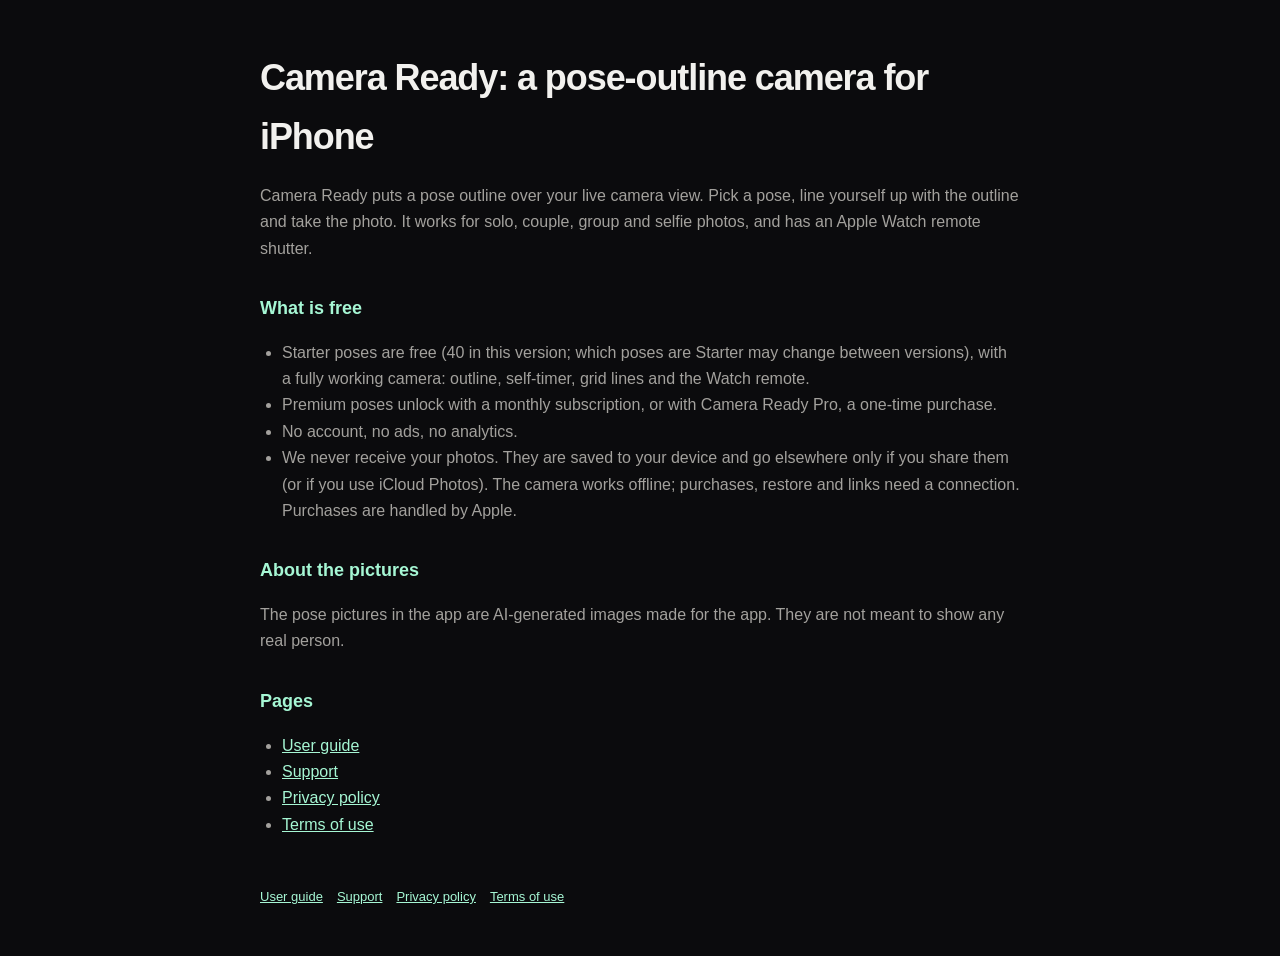
<file: index.html>
<!doctype html>
<html lang="en"><head><meta charset="utf-8"><meta name="viewport" content="width=device-width,initial-scale=1">
<title>Camera Ready: pose-outline camera for iPhone</title>
<meta name="description" content="Camera Ready puts a pose outline over your live iPhone camera. Starter poses are free; Premium poses by subscription or one-time purchase.">
<link rel="stylesheet" href="assets/legal.css">
</head><body><div class="wrap">
<h1>Camera Ready: a pose-outline camera for iPhone</h1>
<p>Camera Ready puts a pose outline over your live camera view. Pick a pose, line yourself up with the outline and take the photo. It works for solo, couple, group and selfie photos, and has an Apple Watch remote shutter.</p>
<h2>What is free</h2>
<ul>
<li>Starter poses are free (40 in this version; which poses are Starter may change between versions), with a fully working camera: outline, self-timer, grid lines and the Watch remote.</li>
<li>Premium poses unlock with a monthly subscription, or with Camera Ready Pro, a one-time purchase.</li>
<li>No account, no ads, no analytics.</li>
<li>We never receive your photos. They are saved to your device and go elsewhere only if you share them (or if you use iCloud Photos). The camera works offline; purchases, restore and links need a connection. Purchases are handled by Apple.</li>
</ul>
<h2>About the pictures</h2>
<p>The pose pictures in the app are AI-generated images made for the app. They are not meant to show any real person.</p>
<h2>Pages</h2>
<ul>
<li><a href="guide/">User guide</a></li>
<li><a href="support/">Support</a></li>
<li><a href="privacy/">Privacy policy</a></li>
<li><a href="terms/">Terms of use</a></li>
</ul>
<footer><a href="guide/">User guide</a><a href="support/">Support</a><a href="privacy/">Privacy policy</a><a href="terms/">Terms of use</a></footer></div></body></html>
</file>
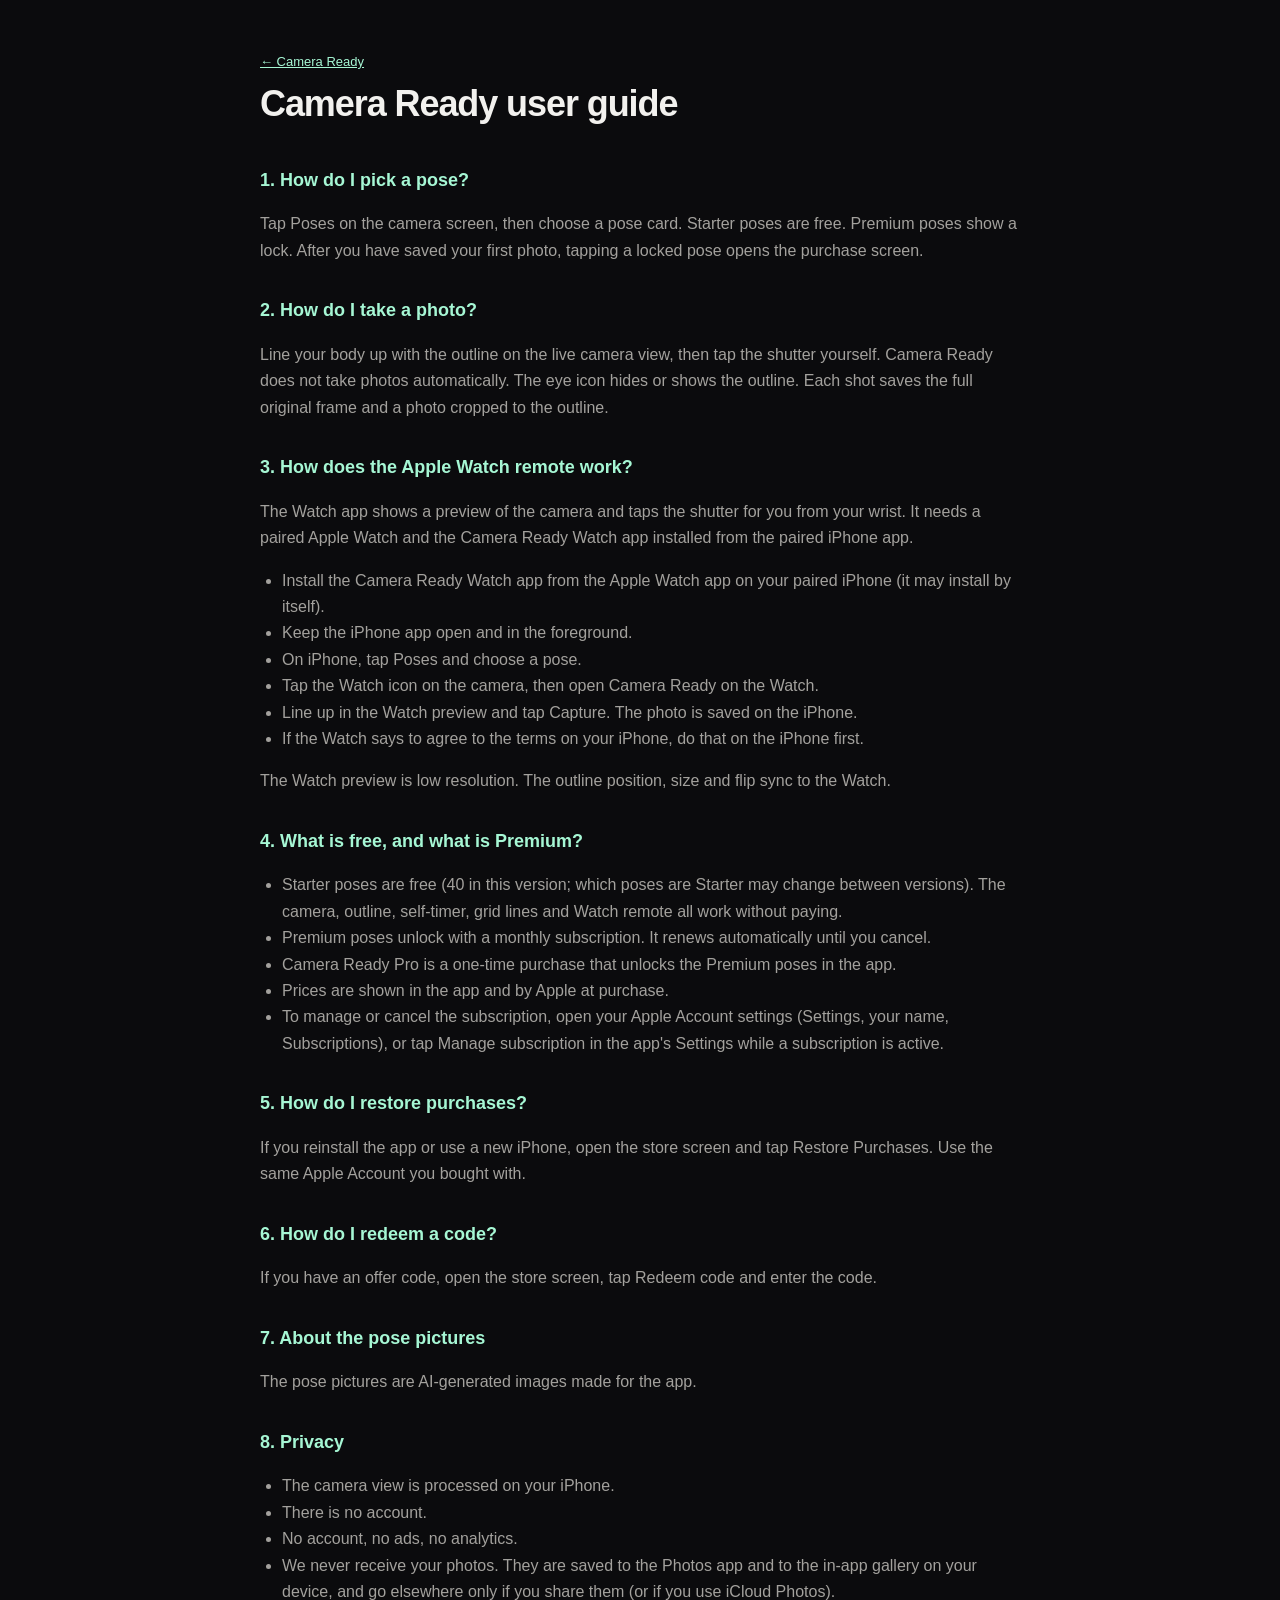
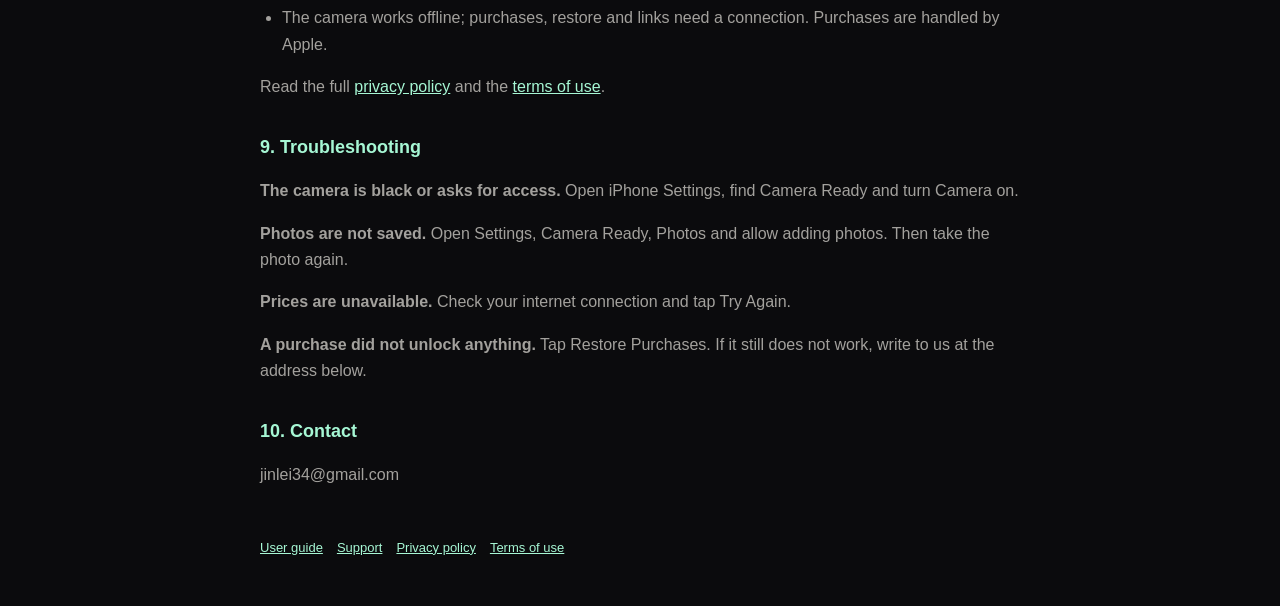
<file: guide/index.html>
<!doctype html>
<html lang="en"><head><meta charset="utf-8"><meta name="viewport" content="width=device-width,initial-scale=1">
<title>User guide | Camera Ready</title>
<meta name="description" content="How to pick a pose, take a photo, use the Apple Watch remote and restore purchases in Camera Ready.">
<link rel="stylesheet" href="../assets/legal.css">
</head><body><div class="wrap"><a class="back" href="../">← Camera Ready</a>
<h1>Camera Ready user guide</h1>
<h2>1. How do I pick a pose?</h2>
<p>Tap Poses on the camera screen, then choose a pose card. Starter poses are free. Premium poses show a lock. After you have saved your first photo, tapping a locked pose opens the purchase screen.</p>
<h2>2. How do I take a photo?</h2>
<p>Line your body up with the outline on the live camera view, then tap the shutter yourself. Camera Ready does not take photos automatically. The eye icon hides or shows the outline. Each shot saves the full original frame and a photo cropped to the outline.</p>
<h2>3. How does the Apple Watch remote work?</h2>
<p>The Watch app shows a preview of the camera and taps the shutter for you from your wrist. It needs a paired Apple Watch and the Camera Ready Watch app installed from the paired iPhone app.</p>
<ul>
<li>Install the Camera Ready Watch app from the Apple Watch app on your paired iPhone (it may install by itself).</li>
<li>Keep the iPhone app open and in the foreground.</li>
<li>On iPhone, tap Poses and choose a pose.</li>
<li>Tap the Watch icon on the camera, then open Camera Ready on the Watch.</li>
<li>Line up in the Watch preview and tap Capture. The photo is saved on the iPhone.</li>
<li>If the Watch says to agree to the terms on your iPhone, do that on the iPhone first.</li>
</ul>
<p>The Watch preview is low resolution. The outline position, size and flip sync to the Watch.</p>
<h2>4. What is free, and what is Premium?</h2>
<ul>
<li>Starter poses are free (40 in this version; which poses are Starter may change between versions). The camera, outline, self-timer, grid lines and Watch remote all work without paying.</li>
<li>Premium poses unlock with a monthly subscription. It renews automatically until you cancel.</li>
<li>Camera Ready Pro is a one-time purchase that unlocks the Premium poses in the app.</li>
<li>Prices are shown in the app and by Apple at purchase.</li>
<li>To manage or cancel the subscription, open your Apple Account settings (Settings, your name, Subscriptions), or tap Manage subscription in the app's Settings while a subscription is active.</li>
</ul>
<h2>5. How do I restore purchases?</h2>
<p>If you reinstall the app or use a new iPhone, open the store screen and tap Restore Purchases. Use the same Apple Account you bought with.</p>
<h2>6. How do I redeem a code?</h2>
<p>If you have an offer code, open the store screen, tap Redeem code and enter the code.</p>
<h2>7. About the pose pictures</h2>
<p>The pose pictures are AI-generated images made for the app.</p>
<h2>8. Privacy</h2>
<ul>
<li>The camera view is processed on your iPhone.</li>
<li>There is no account.</li>
<li>No account, no ads, no analytics.</li>
<li>We never receive your photos. They are saved to the Photos app and to the in-app gallery on your device, and go elsewhere only if you share them (or if you use iCloud Photos).</li>
<li>The camera works offline; purchases, restore and links need a connection. Purchases are handled by Apple.</li>
</ul>
<p>Read the full <a href="../privacy/">privacy policy</a> and the <a href="../terms/">terms of use</a>.</p>
<h2>9. Troubleshooting</h2>
<p><strong>The camera is black or asks for access.</strong> Open iPhone Settings, find Camera Ready and turn Camera on.</p>
<p><strong>Photos are not saved.</strong> Open Settings, Camera Ready, Photos and allow adding photos. Then take the photo again.</p>
<p><strong>Prices are unavailable.</strong> Check your internet connection and tap Try Again.</p>
<p><strong>A purchase did not unlock anything.</strong> Tap Restore Purchases. If it still does not work, write to us at the address below.</p>
<h2>10. Contact</h2>
<p>jinlei34@gmail.com</p>
<footer><a href="../guide/">User guide</a><a href="../support/">Support</a><a href="../privacy/">Privacy policy</a><a href="../terms/">Terms of use</a></footer></div></body></html>
</file>
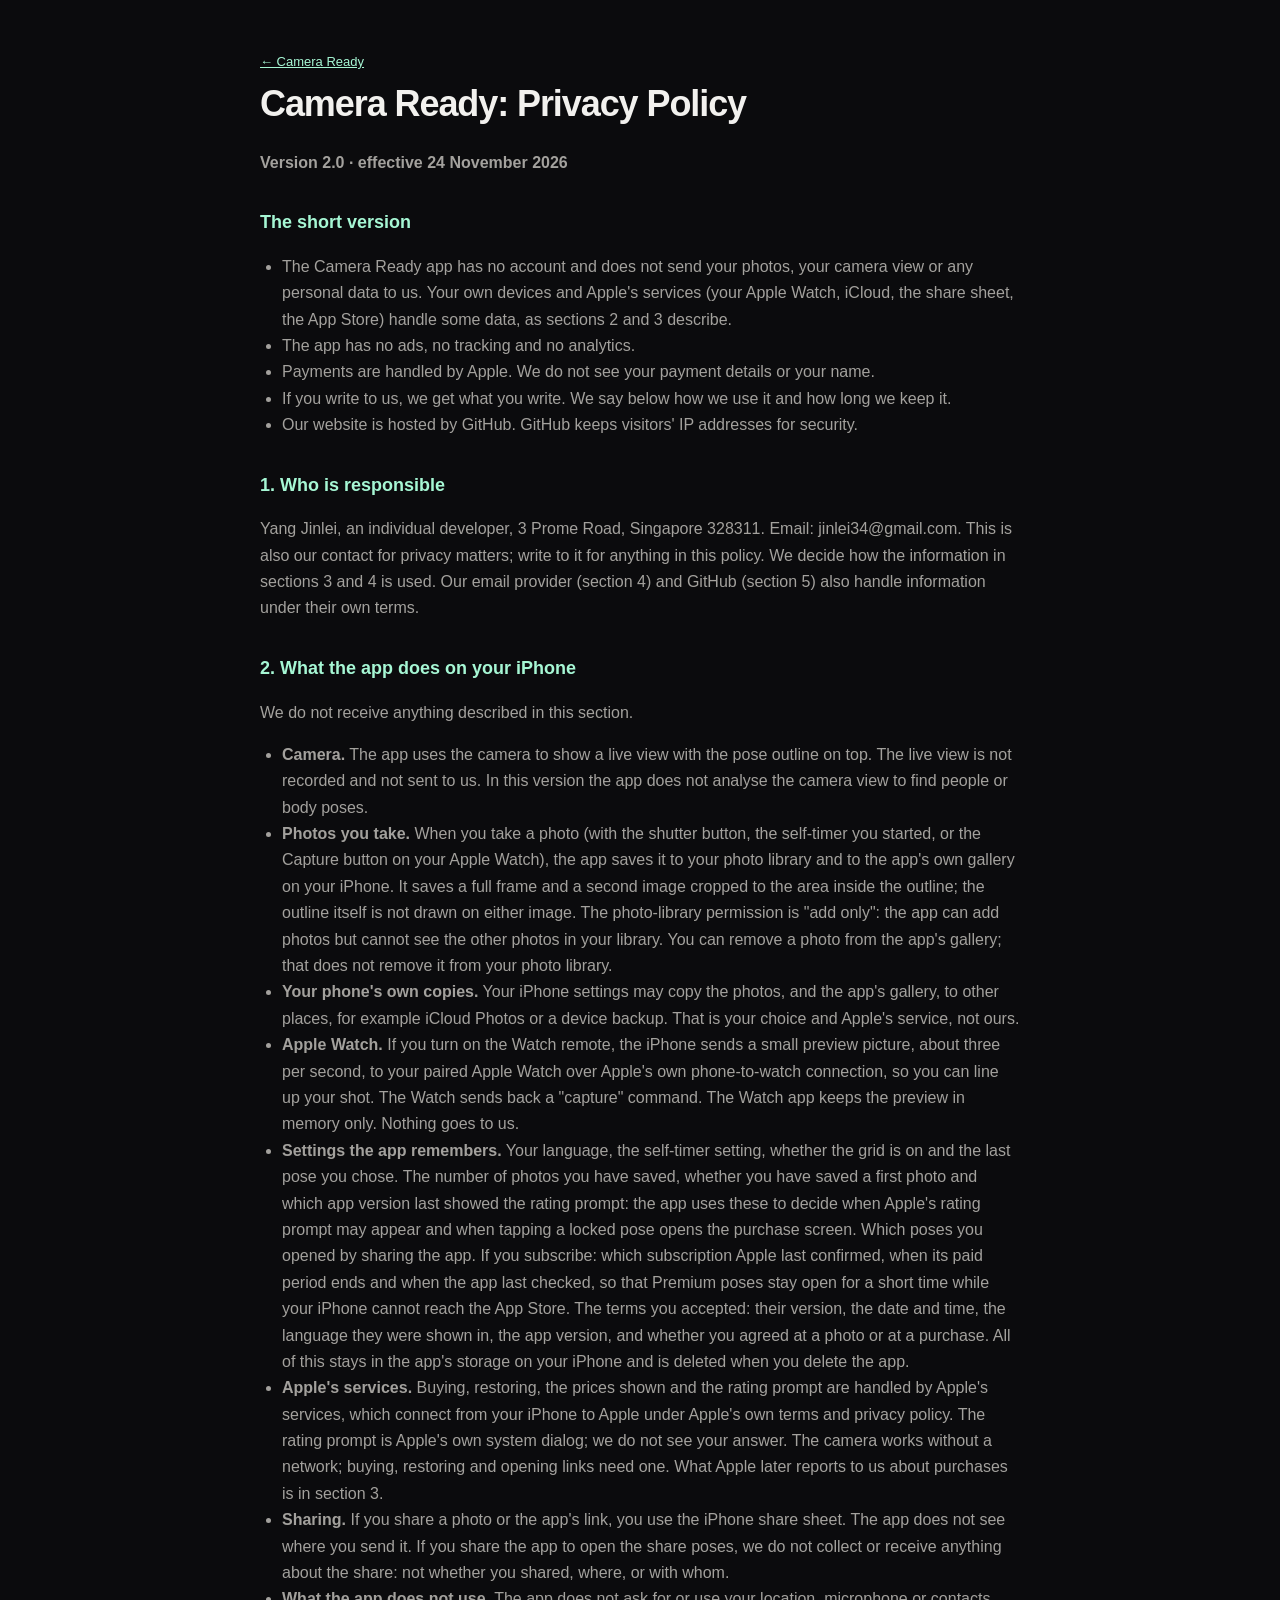
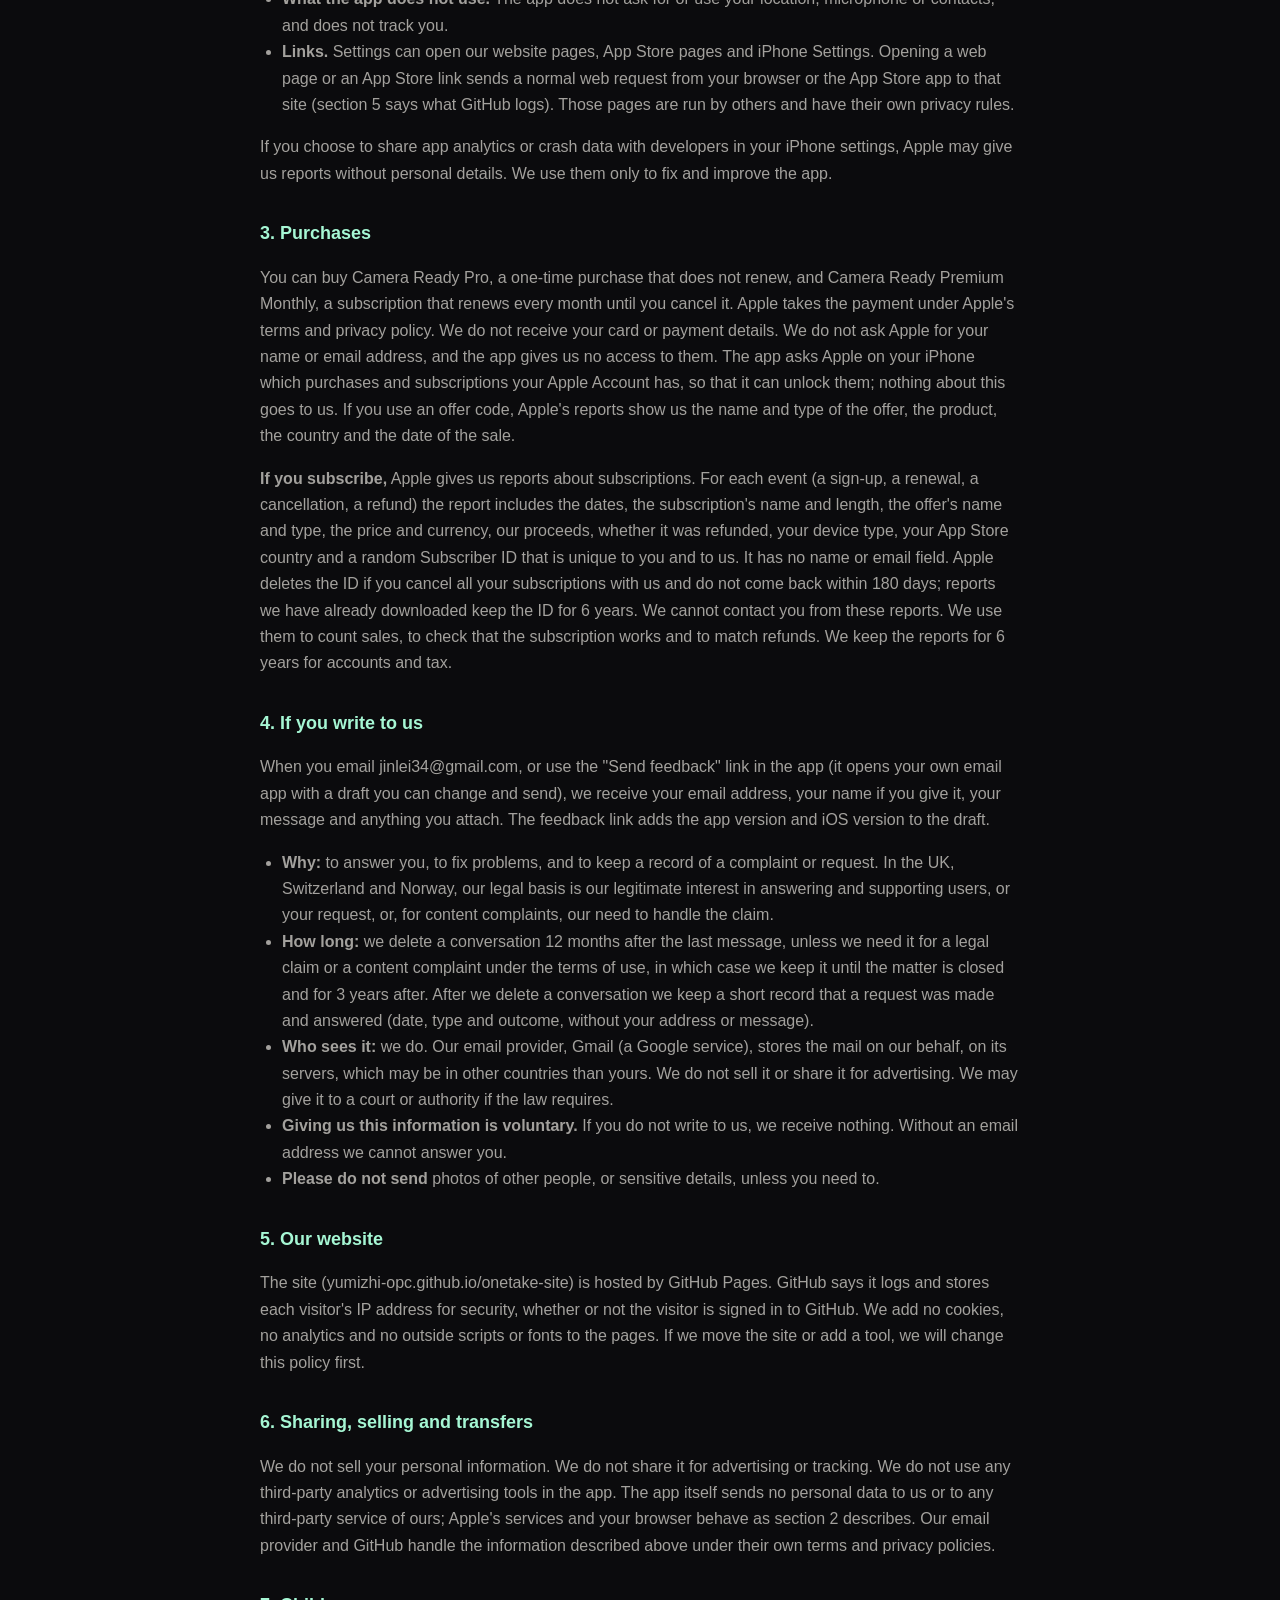
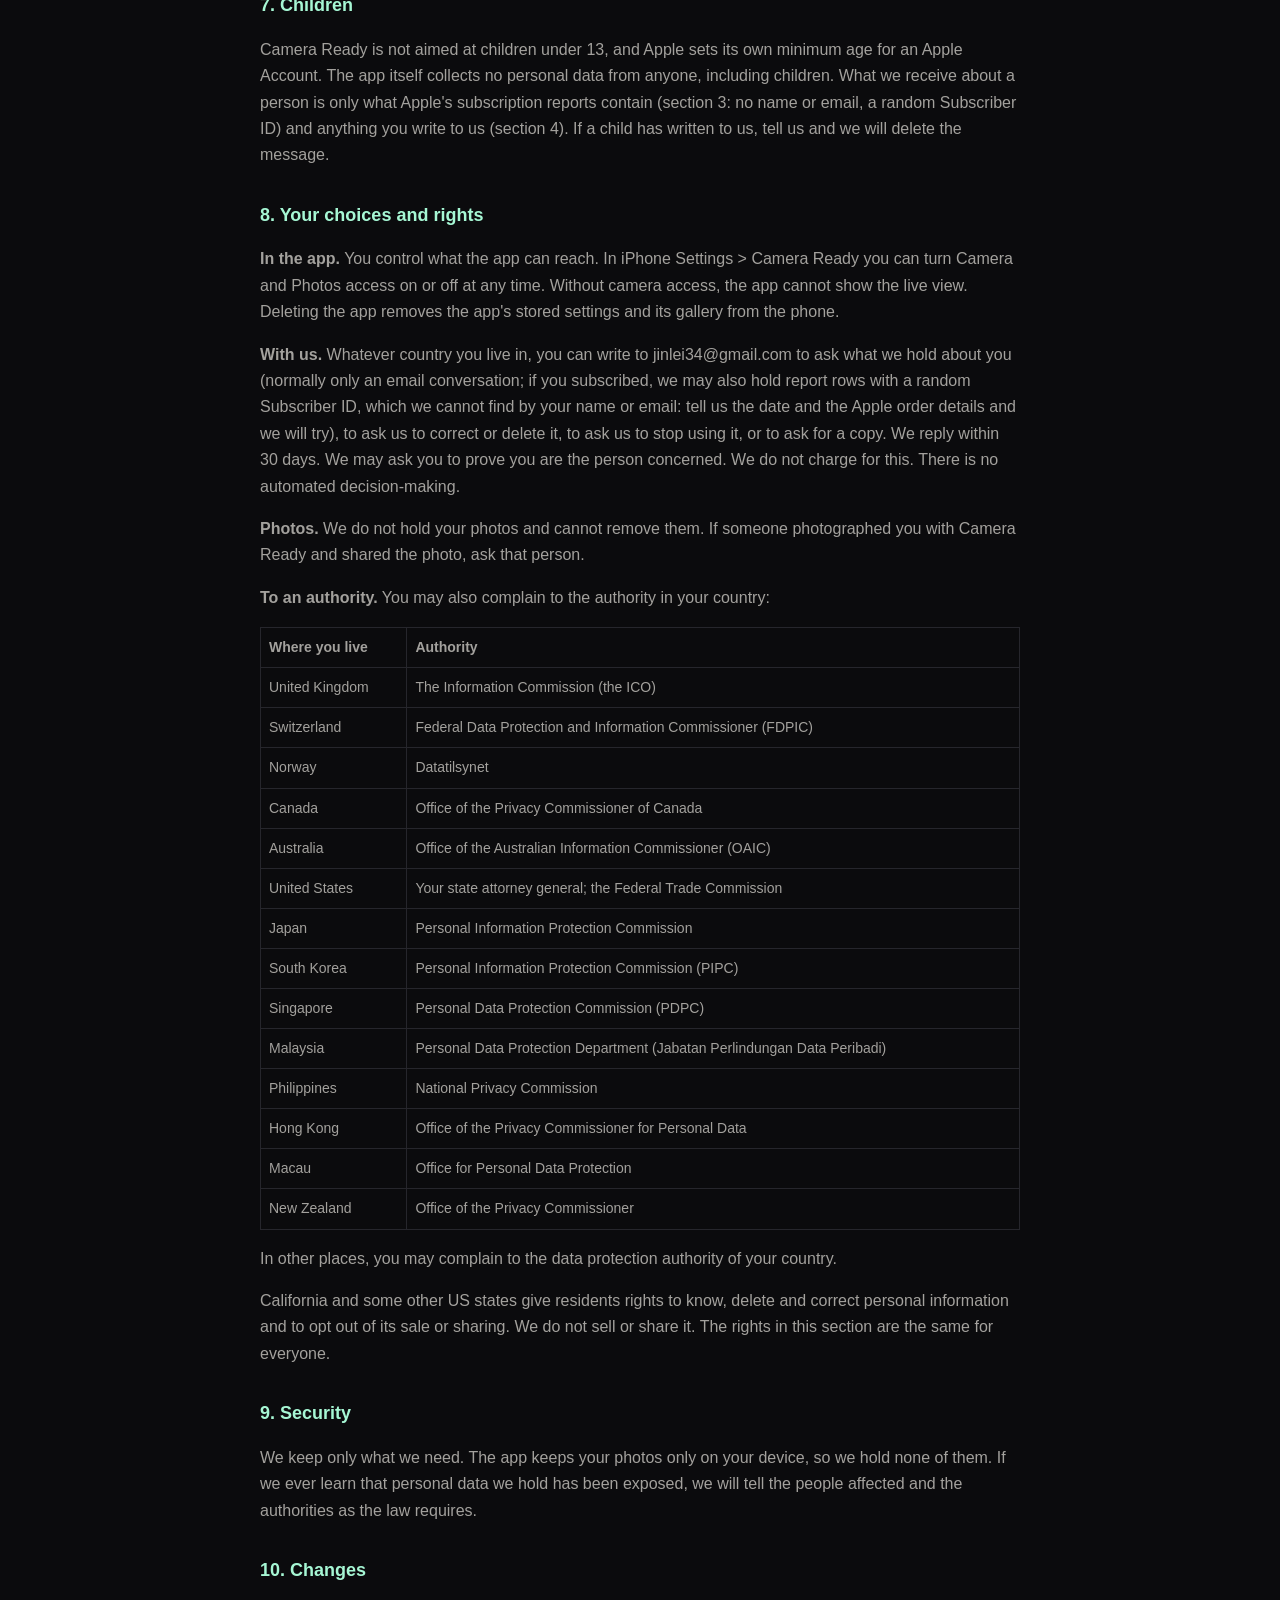
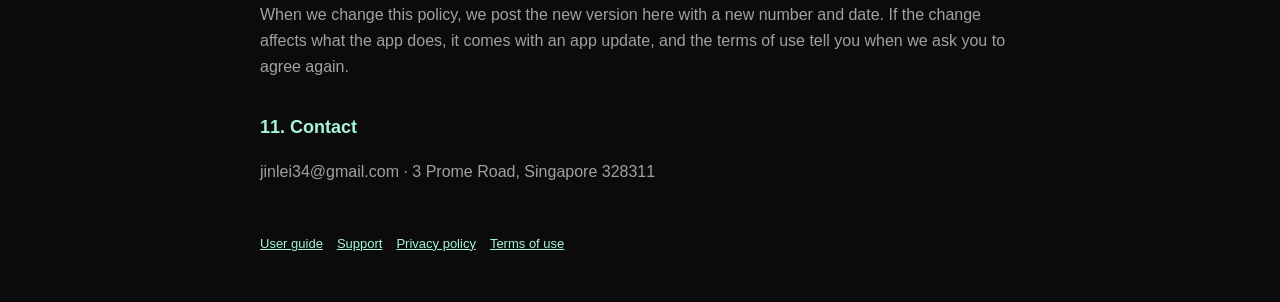
<file: privacy/index.html>
<!doctype html>
<html lang="en"><head><meta charset="utf-8"><meta name="viewport" content="width=device-width,initial-scale=1">
<title>Privacy Policy | Camera Ready</title>
<meta name="description" content="What Camera Ready does with your information: no account, no ads, no analytics, photos stay on your iPhone.">
<link rel="stylesheet" href="../assets/legal.css">
</head><body><div class="wrap"><a class="back" href="../">← Camera Ready</a>
<h1>Camera Ready: Privacy Policy</h1>
<p><strong>Version 2.0 · effective 24 November 2026</strong></p>
<h2>The short version</h2>
<ul>
<li>The Camera Ready app has no account and does not send your photos, your camera view or any personal data to us. Your own devices and Apple's services (your Apple Watch, iCloud, the share sheet, the App Store) handle some data, as sections 2 and 3 describe.</li>
<li>The app has no ads, no tracking and no analytics.</li>
<li>Payments are handled by Apple. We do not see your payment details or your name.</li>
<li>If you write to us, we get what you write. We say below how we use it and how long we keep it.</li>
<li>Our website is hosted by GitHub. GitHub keeps visitors' IP addresses for security.</li>
</ul>
<h2>1. Who is responsible</h2>
<p>Yang Jinlei, an individual developer, 3 Prome Road, Singapore 328311. Email: jinlei34@gmail.com. This is also our contact for privacy matters; write to it for anything in this policy. We decide how the information in sections 3 and 4 is used. Our email provider (section 4) and GitHub (section 5) also handle information under their own terms.</p>
<h2>2. What the app does on your iPhone</h2>
<p>We do not receive anything described in this section.</p>
<ul>
<li><strong>Camera.</strong> The app uses the camera to show a live view with the pose outline on top. The live view is not recorded and not sent to us. In this version the app does not analyse the camera view to find people or body poses.</li>
<li><strong>Photos you take.</strong> When you take a photo (with the shutter button, the self-timer you started, or the Capture button on your Apple Watch), the app saves it to your photo library and to the app's own gallery on your iPhone. It saves a full frame and a second image cropped to the area inside the outline; the outline itself is not drawn on either image. The photo-library permission is "add only": the app can add photos but cannot see the other photos in your library. You can remove a photo from the app's gallery; that does not remove it from your photo library.</li>
<li><strong>Your phone's own copies.</strong> Your iPhone settings may copy the photos, and the app's gallery, to other places, for example iCloud Photos or a device backup. That is your choice and Apple's service, not ours.</li>
<li><strong>Apple Watch.</strong> If you turn on the Watch remote, the iPhone sends a small preview picture, about three per second, to your paired Apple Watch over Apple's own phone-to-watch connection, so you can line up your shot. The Watch sends back a "capture" command. The Watch app keeps the preview in memory only. Nothing goes to us.</li>
<li><strong>Settings the app remembers.</strong> Your language, the self-timer setting, whether the grid is on and the last pose you chose. The number of photos you have saved, whether you have saved a first photo and which app version last showed the rating prompt: the app uses these to decide when Apple's rating prompt may appear and when tapping a locked pose opens the purchase screen. Which poses you opened by sharing the app. If you subscribe: which subscription Apple last confirmed, when its paid period ends and when the app last checked, so that Premium poses stay open for a short time while your iPhone cannot reach the App Store. The terms you accepted: their version, the date and time, the language they were shown in, the app version, and whether you agreed at a photo or at a purchase. All of this stays in the app's storage on your iPhone and is deleted when you delete the app.</li>
<li><strong>Apple's services.</strong> Buying, restoring, the prices shown and the rating prompt are handled by Apple's services, which connect from your iPhone to Apple under Apple's own terms and privacy policy. The rating prompt is Apple's own system dialog; we do not see your answer. The camera works without a network; buying, restoring and opening links need one. What Apple later reports to us about purchases is in section 3.</li>
<li><strong>Sharing.</strong> If you share a photo or the app's link, you use the iPhone share sheet. The app does not see where you send it. If you share the app to open the share poses, we do not collect or receive anything about the share: not whether you shared, where, or with whom.</li>
<li><strong>What the app does not use.</strong> The app does not ask for or use your location, microphone or contacts, and does not track you.</li>
<li><strong>Links.</strong> Settings can open our website pages, App Store pages and iPhone Settings. Opening a web page or an App Store link sends a normal web request from your browser or the App Store app to that site (section 5 says what GitHub logs). Those pages are run by others and have their own privacy rules.</li>
</ul>
<p>If you choose to share app analytics or crash data with developers in your iPhone settings, Apple may give us reports without personal details. We use them only to fix and improve the app.</p>
<h2>3. Purchases</h2>
<p>You can buy Camera Ready Pro, a one-time purchase that does not renew, and Camera Ready Premium Monthly, a subscription that renews every month until you cancel it. Apple takes the payment under Apple's terms and privacy policy. We do not receive your card or payment details. We do not ask Apple for your name or email address, and the app gives us no access to them. The app asks Apple on your iPhone which purchases and subscriptions your Apple Account has, so that it can unlock them; nothing about this goes to us. If you use an offer code, Apple's reports show us the name and type of the offer, the product, the country and the date of the sale.</p>
<p><strong>If you subscribe,</strong> Apple gives us reports about subscriptions. For each event (a sign-up, a renewal, a cancellation, a refund) the report includes the dates, the subscription's name and length, the offer's name and type, the price and currency, our proceeds, whether it was refunded, your device type, your App Store country and a random Subscriber ID that is unique to you and to us. It has no name or email field. Apple deletes the ID if you cancel all your subscriptions with us and do not come back within 180 days; reports we have already downloaded keep the ID for 6 years. We cannot contact you from these reports. We use them to count sales, to check that the subscription works and to match refunds. We keep the reports for 6 years for accounts and tax.</p>
<h2>4. If you write to us</h2>
<p>When you email jinlei34@gmail.com, or use the "Send feedback" link in the app (it opens your own email app with a draft you can change and send), we receive your email address, your name if you give it, your message and anything you attach. The feedback link adds the app version and iOS version to the draft.</p>
<ul>
<li><strong>Why:</strong> to answer you, to fix problems, and to keep a record of a complaint or request. In the UK, Switzerland and Norway, our legal basis is our legitimate interest in answering and supporting users, or your request, or, for content complaints, our need to handle the claim.</li>
<li><strong>How long:</strong> we delete a conversation 12 months after the last message, unless we need it for a legal claim or a content complaint under the terms of use, in which case we keep it until the matter is closed and for 3 years after. After we delete a conversation we keep a short record that a request was made and answered (date, type and outcome, without your address or message).</li>
<li><strong>Who sees it:</strong> we do. Our email provider, Gmail (a Google service), stores the mail on our behalf, on its servers, which may be in other countries than yours. We do not sell it or share it for advertising. We may give it to a court or authority if the law requires.</li>
<li><strong>Giving us this information is voluntary.</strong> If you do not write to us, we receive nothing. Without an email address we cannot answer you.</li>
<li><strong>Please do not send</strong> photos of other people, or sensitive details, unless you need to.</li>
</ul>
<h2>5. Our website</h2>
<p>The site (yumizhi-opc.github.io/onetake-site) is hosted by GitHub Pages. GitHub says it logs and stores each visitor's IP address for security, whether or not the visitor is signed in to GitHub. We add no cookies, no analytics and no outside scripts or fonts to the pages. If we move the site or add a tool, we will change this policy first.</p>
<h2>6. Sharing, selling and transfers</h2>
<p>We do not sell your personal information. We do not share it for advertising or tracking. We do not use any third-party analytics or advertising tools in the app. The app itself sends no personal data to us or to any third-party service of ours; Apple's services and your browser behave as section 2 describes. Our email provider and GitHub handle the information described above under their own terms and privacy policies.</p>
<h2>7. Children</h2>
<p>Camera Ready is not aimed at children under 13, and Apple sets its own minimum age for an Apple Account. The app itself collects no personal data from anyone, including children. What we receive about a person is only what Apple's subscription reports contain (section 3: no name or email, a random Subscriber ID) and anything you write to us (section 4). If a child has written to us, tell us and we will delete the message.</p>
<h2>8. Your choices and rights</h2>
<p><strong>In the app.</strong> You control what the app can reach. In iPhone Settings &gt; Camera Ready you can turn Camera and Photos access on or off at any time. Without camera access, the app cannot show the live view. Deleting the app removes the app's stored settings and its gallery from the phone.</p>
<p><strong>With us.</strong> Whatever country you live in, you can write to jinlei34@gmail.com to ask what we hold about you (normally only an email conversation; if you subscribed, we may also hold report rows with a random Subscriber ID, which we cannot find by your name or email: tell us the date and the Apple order details and we will try), to ask us to correct or delete it, to ask us to stop using it, or to ask for a copy. We reply within 30 days. We may ask you to prove you are the person concerned. We do not charge for this. There is no automated decision-making.</p>
<p><strong>Photos.</strong> We do not hold your photos and cannot remove them. If someone photographed you with Camera Ready and shared the photo, ask that person.</p>
<p><strong>To an authority.</strong> You may also complain to the authority in your country:</p>
<table><tr><th>Where you live</th><th>Authority</th></tr><tr><td>United Kingdom</td><td>The Information Commission (the ICO)</td></tr><tr><td>Switzerland</td><td>Federal Data Protection and Information Commissioner (FDPIC)</td></tr><tr><td>Norway</td><td>Datatilsynet</td></tr><tr><td>Canada</td><td>Office of the Privacy Commissioner of Canada</td></tr><tr><td>Australia</td><td>Office of the Australian Information Commissioner (OAIC)</td></tr><tr><td>United States</td><td>Your state attorney general; the Federal Trade Commission</td></tr><tr><td>Japan</td><td>Personal Information Protection Commission</td></tr><tr><td>South Korea</td><td>Personal Information Protection Commission (PIPC)</td></tr><tr><td>Singapore</td><td>Personal Data Protection Commission (PDPC)</td></tr><tr><td>Malaysia</td><td>Personal Data Protection Department (Jabatan Perlindungan Data Peribadi)</td></tr><tr><td>Philippines</td><td>National Privacy Commission</td></tr><tr><td>Hong Kong</td><td>Office of the Privacy Commissioner for Personal Data</td></tr><tr><td>Macau</td><td>Office for Personal Data Protection</td></tr><tr><td>New Zealand</td><td>Office of the Privacy Commissioner</td></tr></table>
<p>In other places, you may complain to the data protection authority of your country.</p>
<p>California and some other US states give residents rights to know, delete and correct personal information and to opt out of its sale or sharing. We do not sell or share it. The rights in this section are the same for everyone.</p>
<h2>9. Security</h2>
<p>We keep only what we need. The app keeps your photos only on your device, so we hold none of them. If we ever learn that personal data we hold has been exposed, we will tell the people affected and the authorities as the law requires.</p>
<h2>10. Changes</h2>
<p>When we change this policy, we post the new version here with a new number and date. If the change affects what the app does, it comes with an app update, and the terms of use tell you when we ask you to agree again.</p>
<h2>11. Contact</h2>
<p>jinlei34@gmail.com · 3 Prome Road, Singapore 328311</p>
<footer><a href="../guide/">User guide</a><a href="../support/">Support</a><a href="../privacy/">Privacy policy</a><a href="../terms/">Terms of use</a></footer></div></body></html>
</file>
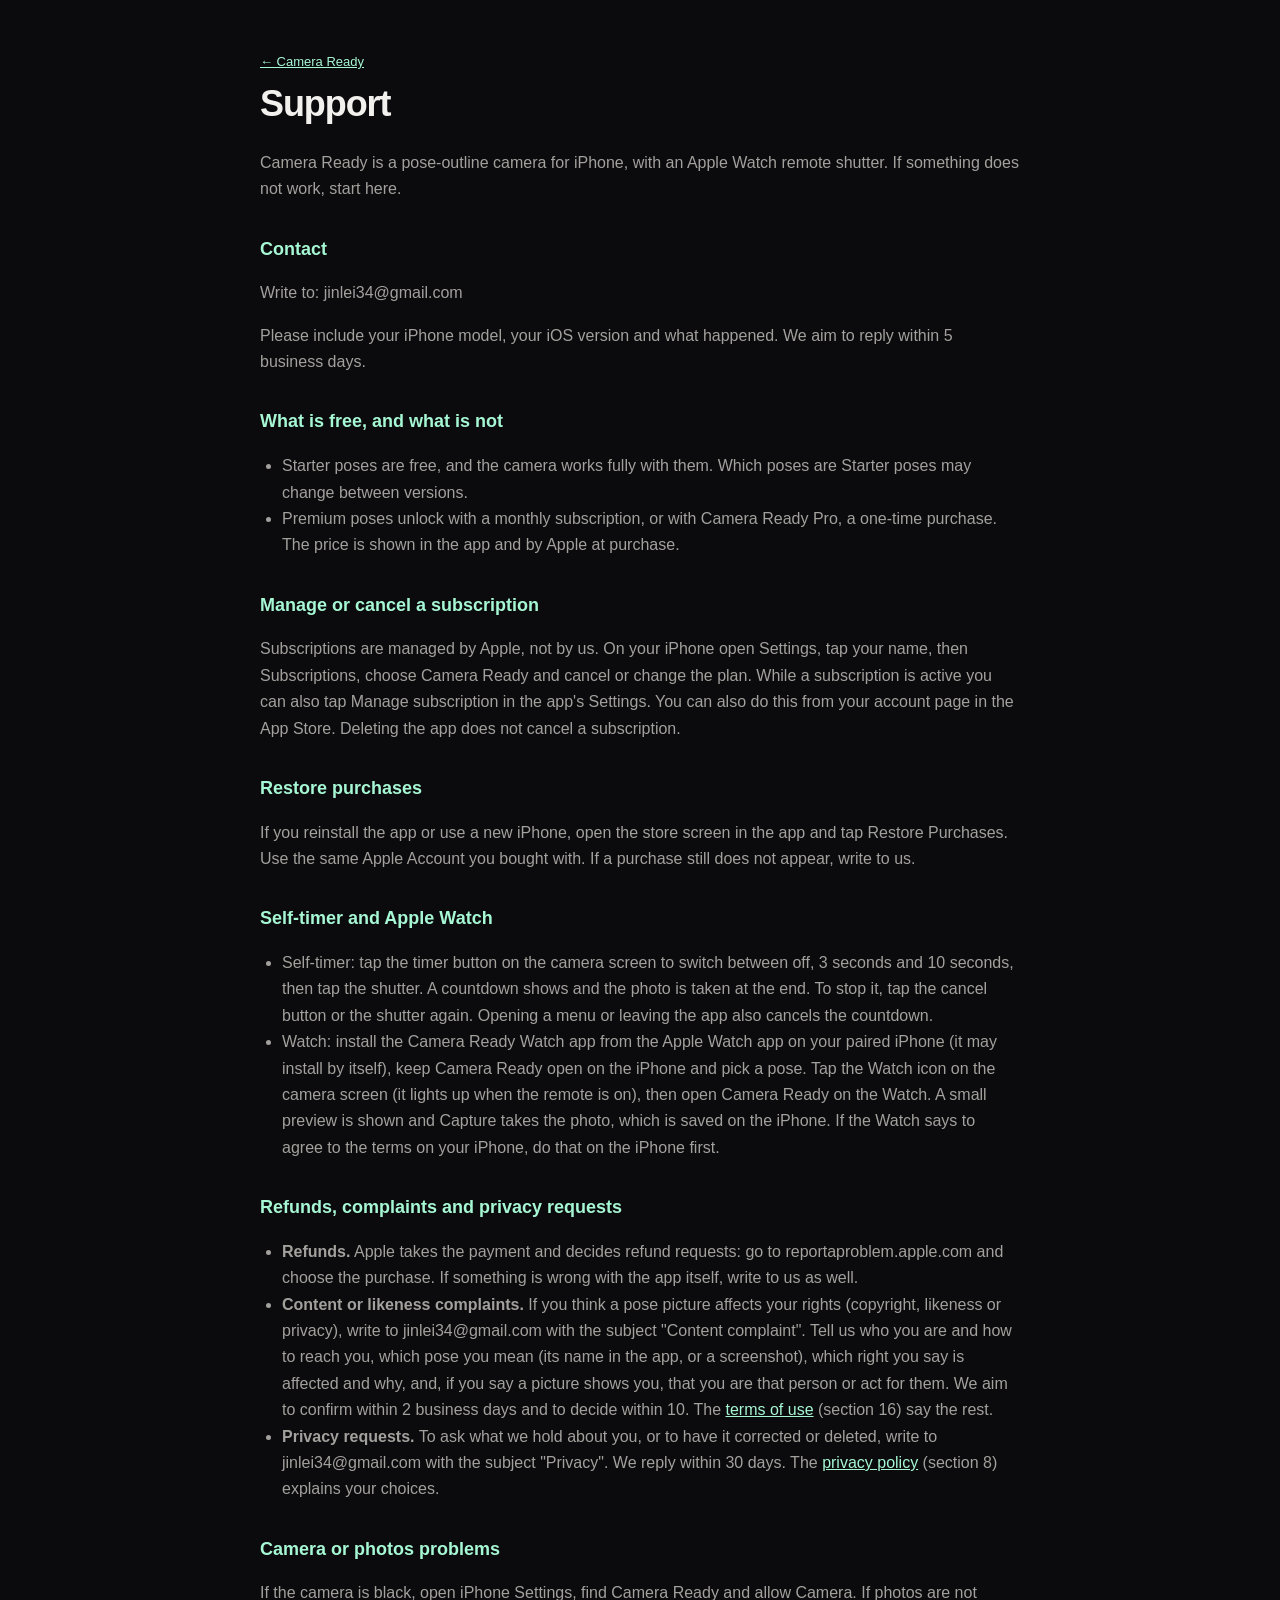
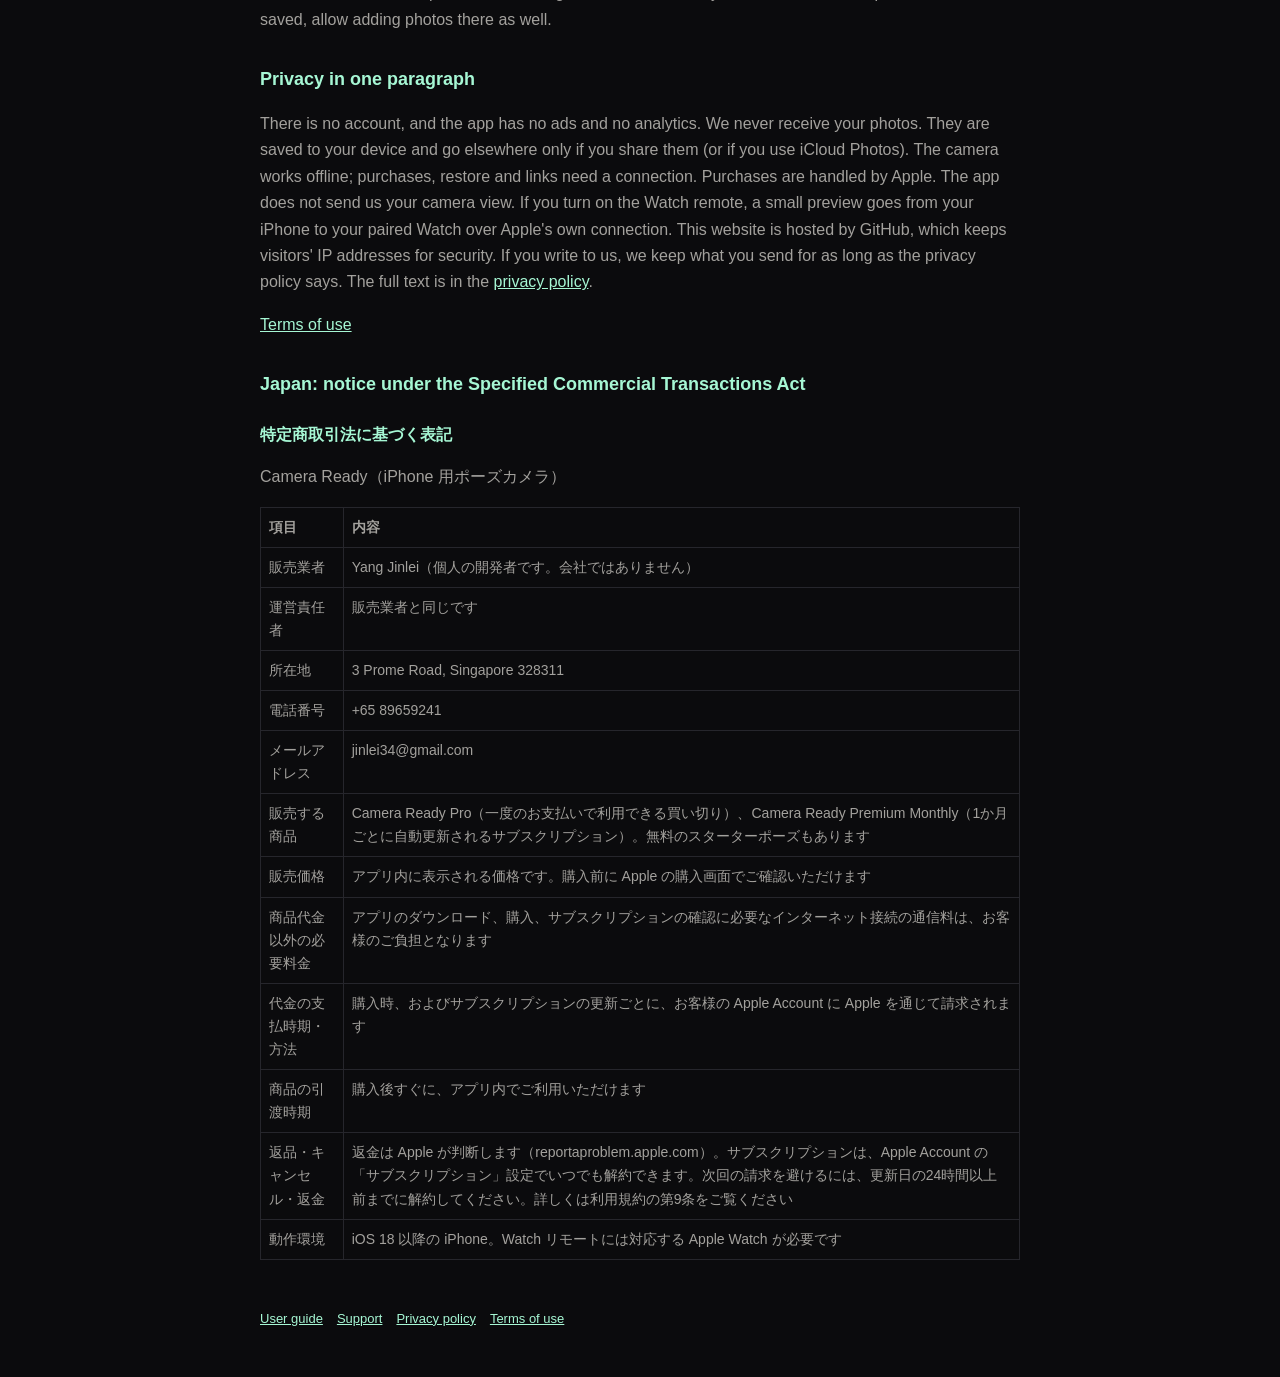
<file: support/index.html>
<!doctype html>
<html lang="en"><head><meta charset="utf-8"><meta name="viewport" content="width=device-width,initial-scale=1">
<title>Support | Camera Ready</title>
<meta name="description" content="Help with Camera Ready: contact, subscriptions, restoring purchases, self-timer and Apple Watch.">
<link rel="stylesheet" href="../assets/legal.css">
</head><body><div class="wrap"><a class="back" href="../">← Camera Ready</a>
<h1>Support</h1>
<p>Camera Ready is a pose-outline camera for iPhone, with an Apple Watch remote shutter. If something does not work, start here.</p>
<h2>Contact</h2>
<p>Write to: jinlei34@gmail.com</p>
<p>Please include your iPhone model, your iOS version and what happened. We aim to reply within 5 business days.</p>
<h2>What is free, and what is not</h2>
<ul>
<li>Starter poses are free, and the camera works fully with them. Which poses are Starter poses may change between versions.</li>
<li>Premium poses unlock with a monthly subscription, or with Camera Ready Pro, a one-time purchase. The price is shown in the app and by Apple at purchase.</li>
</ul>
<h2>Manage or cancel a subscription</h2>
<p>Subscriptions are managed by Apple, not by us. On your iPhone open Settings, tap your name, then Subscriptions, choose Camera Ready and cancel or change the plan. While a subscription is active you can also tap Manage subscription in the app's Settings. You can also do this from your account page in the App Store. Deleting the app does not cancel a subscription.</p>
<h2>Restore purchases</h2>
<p>If you reinstall the app or use a new iPhone, open the store screen in the app and tap Restore Purchases. Use the same Apple Account you bought with. If a purchase still does not appear, write to us.</p>
<h2>Self-timer and Apple Watch</h2>
<ul>
<li>Self-timer: tap the timer button on the camera screen to switch between off, 3 seconds and 10 seconds, then tap the shutter. A countdown shows and the photo is taken at the end. To stop it, tap the cancel button or the shutter again. Opening a menu or leaving the app also cancels the countdown.</li>
<li>Watch: install the Camera Ready Watch app from the Apple Watch app on your paired iPhone (it may install by itself), keep Camera Ready open on the iPhone and pick a pose. Tap the Watch icon on the camera screen (it lights up when the remote is on), then open Camera Ready on the Watch. A small preview is shown and Capture takes the photo, which is saved on the iPhone. If the Watch says to agree to the terms on your iPhone, do that on the iPhone first.</li>
</ul>
<h2>Refunds, complaints and privacy requests</h2>
<ul>
<li><strong>Refunds.</strong> Apple takes the payment and decides refund requests: go to reportaproblem.apple.com and choose the purchase. If something is wrong with the app itself, write to us as well.</li>
<li><strong>Content or likeness complaints.</strong> If you think a pose picture affects your rights (copyright, likeness or privacy), write to jinlei34@gmail.com with the subject "Content complaint". Tell us who you are and how to reach you, which pose you mean (its name in the app, or a screenshot), which right you say is affected and why, and, if you say a picture shows you, that you are that person or act for them. We aim to confirm within 2 business days and to decide within 10. The <a href="../terms/">terms of use</a> (section 16) say the rest.</li>
<li><strong>Privacy requests.</strong> To ask what we hold about you, or to have it corrected or deleted, write to jinlei34@gmail.com with the subject "Privacy". We reply within 30 days. The <a href="../privacy/">privacy policy</a> (section 8) explains your choices.</li>
</ul>
<h2>Camera or photos problems</h2>
<p>If the camera is black, open iPhone Settings, find Camera Ready and allow Camera. If photos are not saved, allow adding photos there as well.</p>
<h2>Privacy in one paragraph</h2>
<p>There is no account, and the app has no ads and no analytics. We never receive your photos. They are saved to your device and go elsewhere only if you share them (or if you use iCloud Photos). The camera works offline; purchases, restore and links need a connection. Purchases are handled by Apple. The app does not send us your camera view. If you turn on the Watch remote, a small preview goes from your iPhone to your paired Watch over Apple's own connection. This website is hosted by GitHub, which keeps visitors' IP addresses for security. If you write to us, we keep what you send for as long as the privacy policy says. The full text is in the <a href="../privacy/">privacy policy</a>.</p>
<p><a href="../terms/">Terms of use</a></p>
<h2>Japan: notice under the Specified Commercial Transactions Act</h2>
<h3>特定商取引法に基づく表記</h3>
<p>Camera Ready（iPhone 用ポーズカメラ）</p>
<table><tr><th>項目</th><th>内容</th></tr><tr><td>販売業者</td><td>Yang Jinlei（個人の開発者です。会社ではありません）</td></tr><tr><td>運営責任者</td><td>販売業者と同じです</td></tr><tr><td>所在地</td><td>3 Prome Road, Singapore 328311</td></tr><tr><td>電話番号</td><td>+65 89659241</td></tr><tr><td>メールアドレス</td><td>jinlei34@gmail.com</td></tr><tr><td>販売する商品</td><td>Camera Ready Pro（一度のお支払いで利用できる買い切り）、Camera Ready Premium Monthly（1か月ごとに自動更新されるサブスクリプション）。無料のスターターポーズもあります</td></tr><tr><td>販売価格</td><td>アプリ内に表示される価格です。購入前に Apple の購入画面でご確認いただけます</td></tr><tr><td>商品代金以外の必要料金</td><td>アプリのダウンロード、購入、サブスクリプションの確認に必要なインターネット接続の通信料は、お客様のご負担となります</td></tr><tr><td>代金の支払時期・方法</td><td>購入時、およびサブスクリプションの更新ごとに、お客様の Apple Account に Apple を通じて請求されます</td></tr><tr><td>商品の引渡時期</td><td>購入後すぐに、アプリ内でご利用いただけます</td></tr><tr><td>返品・キャンセル・返金</td><td>返金は Apple が判断します（reportaproblem.apple.com）。サブスクリプションは、Apple Account の「サブスクリプション」設定でいつでも解約できます。次回の請求を避けるには、更新日の24時間以上前までに解約してください。詳しくは利用規約の第9条をご覧ください</td></tr><tr><td>動作環境</td><td>iOS 18 以降の iPhone。Watch リモートには対応する Apple Watch が必要です</td></tr></table>
<footer><a href="../guide/">User guide</a><a href="../support/">Support</a><a href="../privacy/">Privacy policy</a><a href="../terms/">Terms of use</a></footer></div></body></html>
</file>
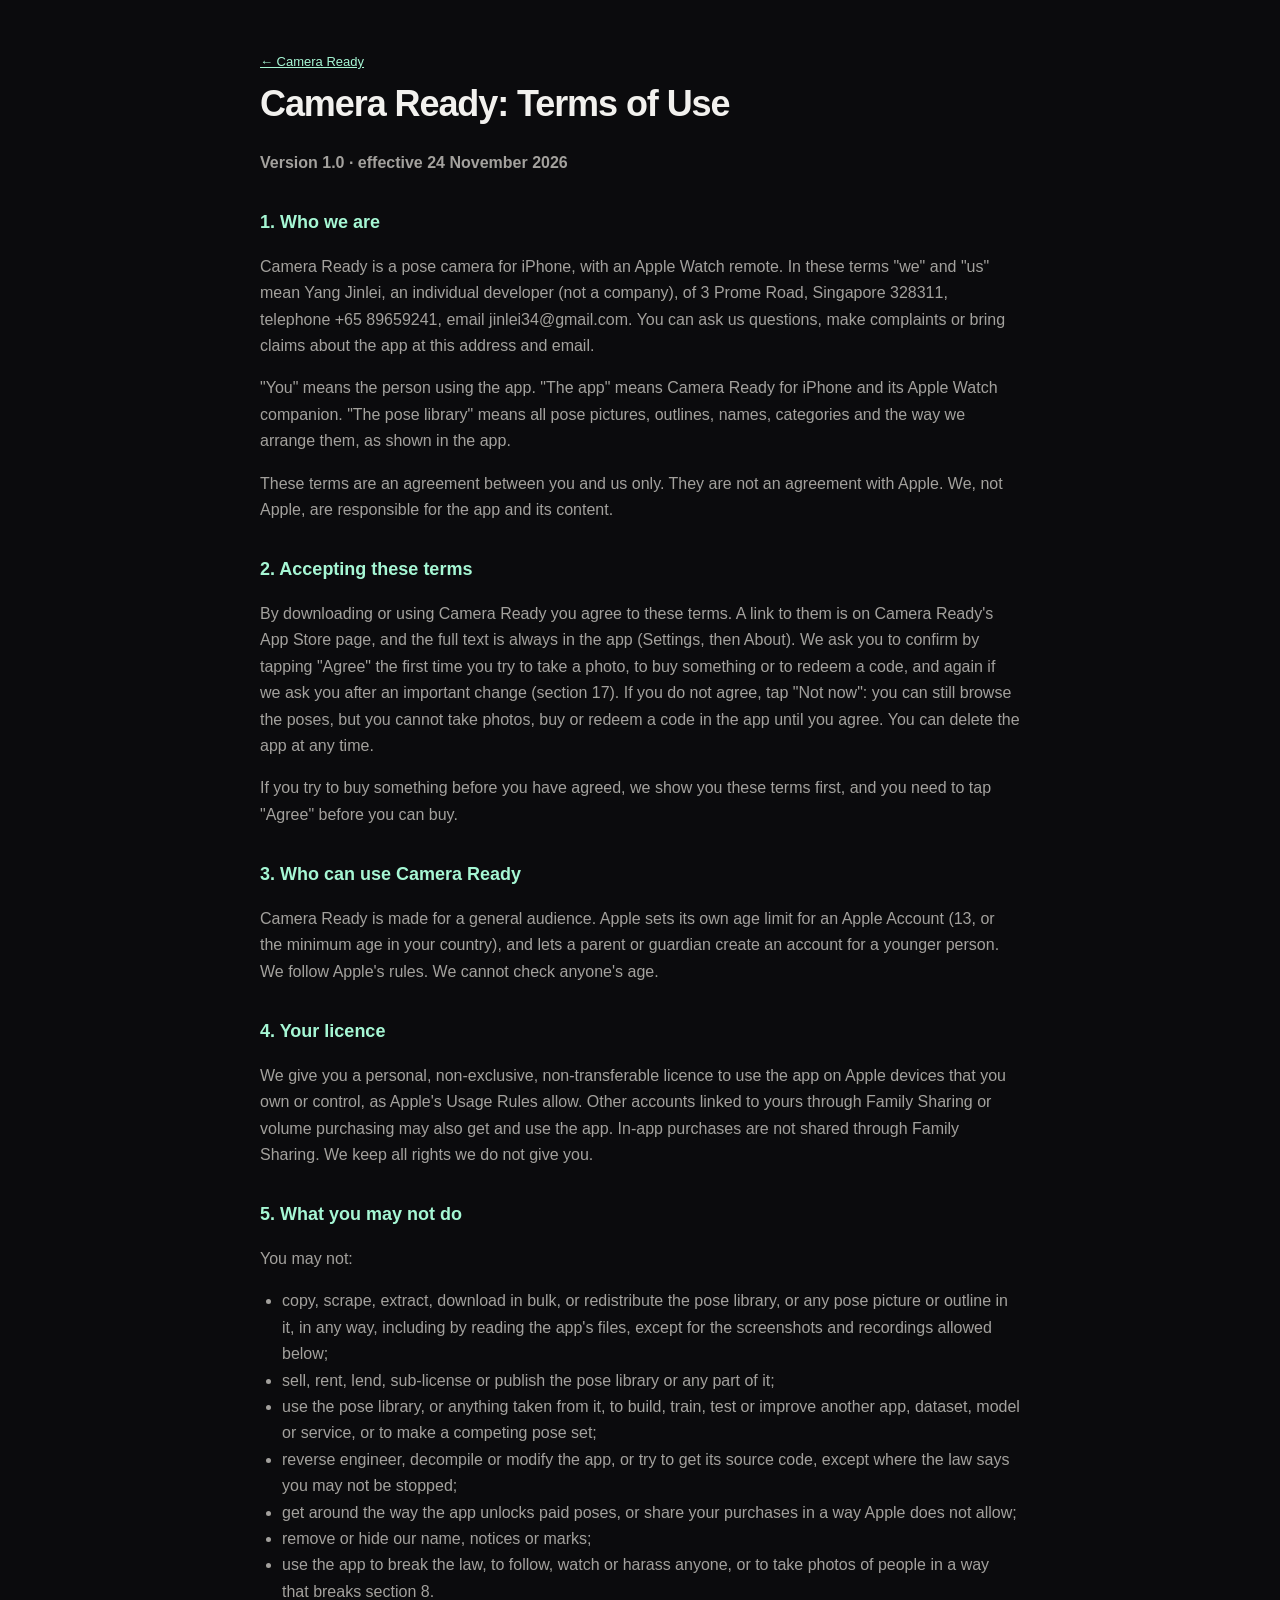
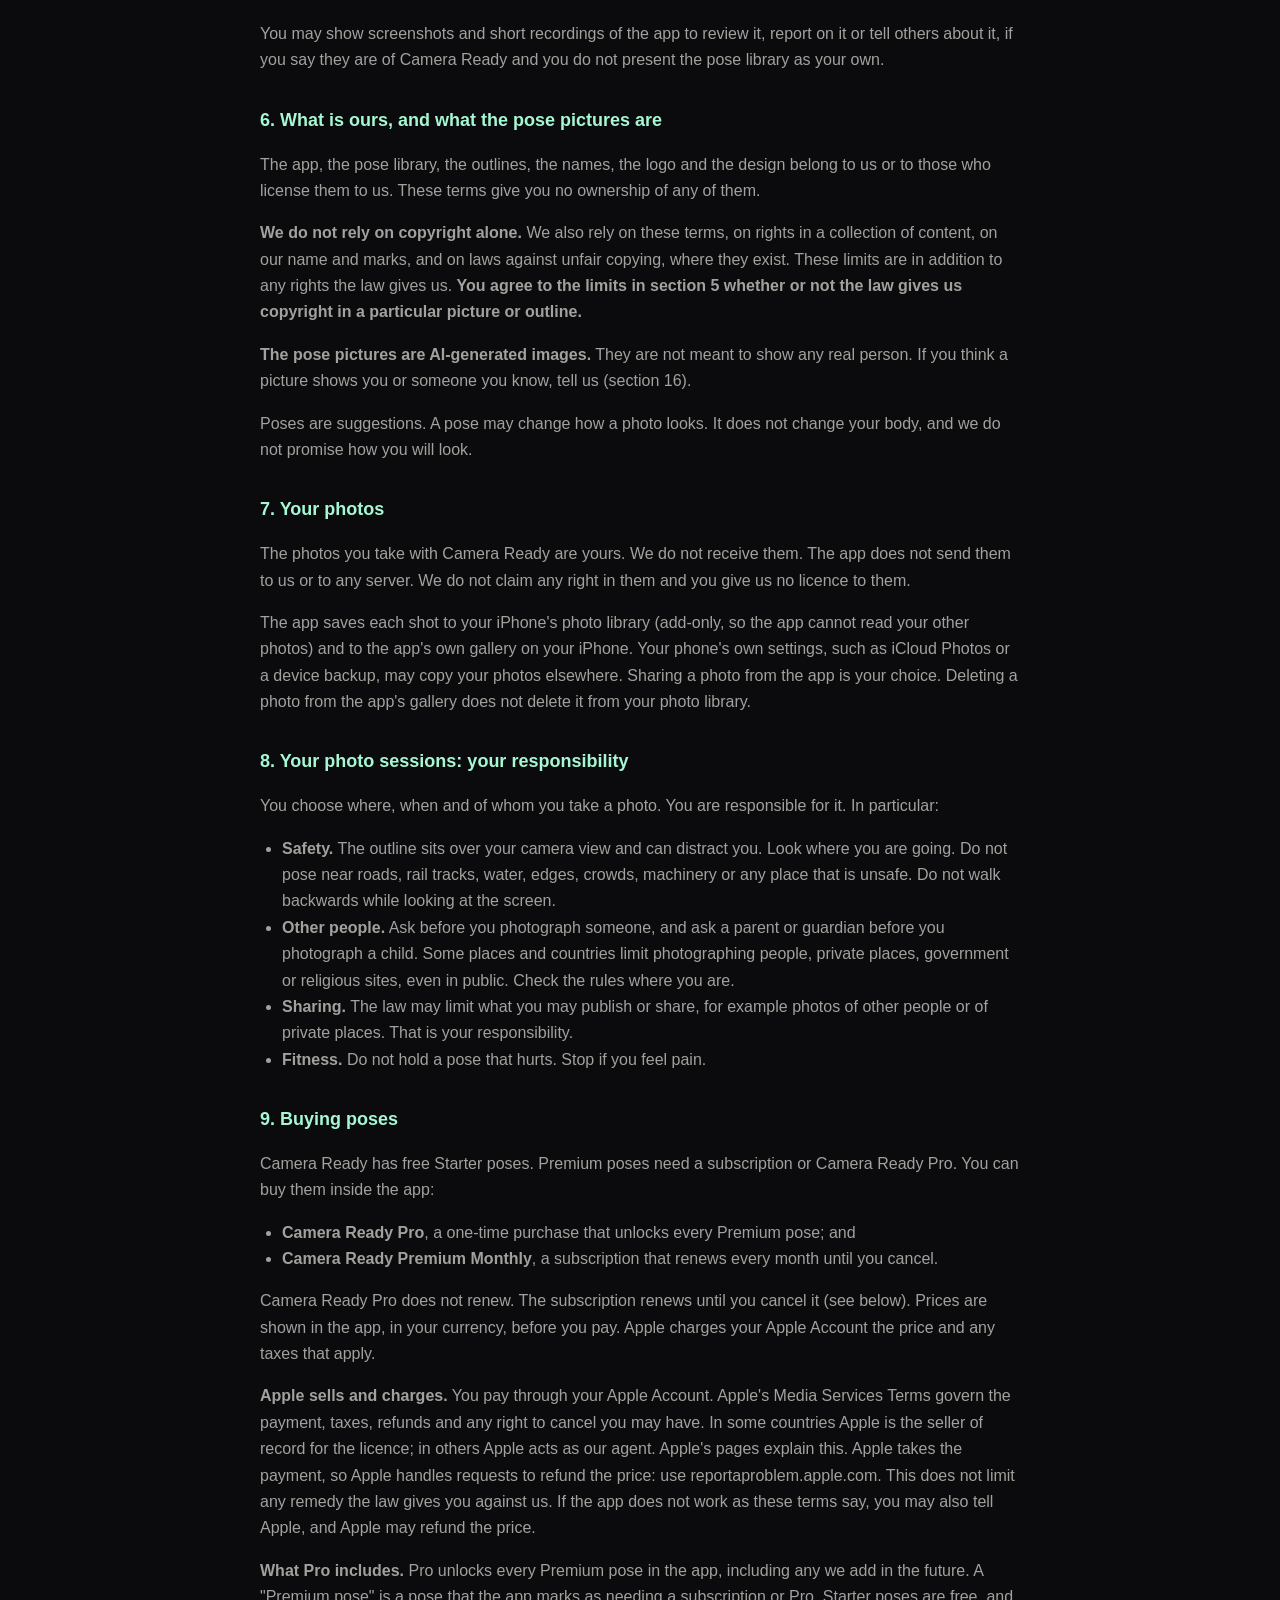
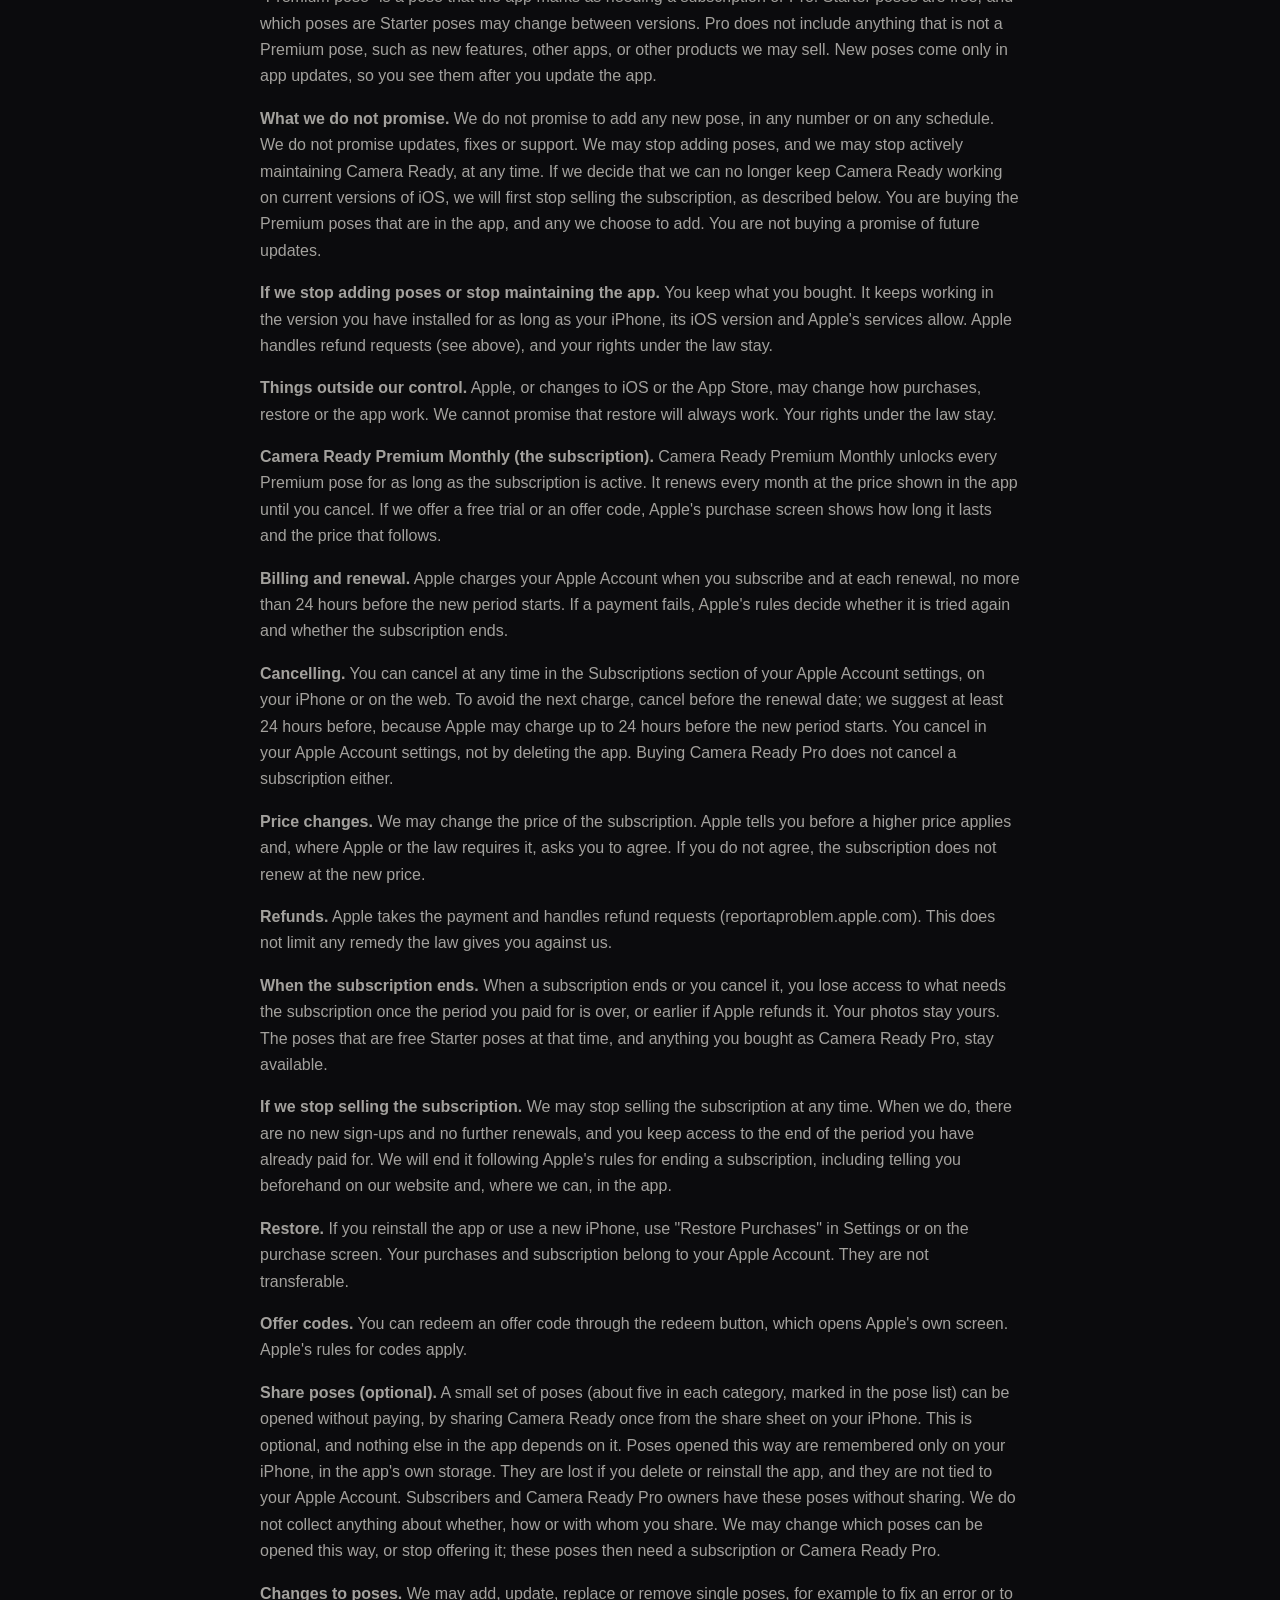
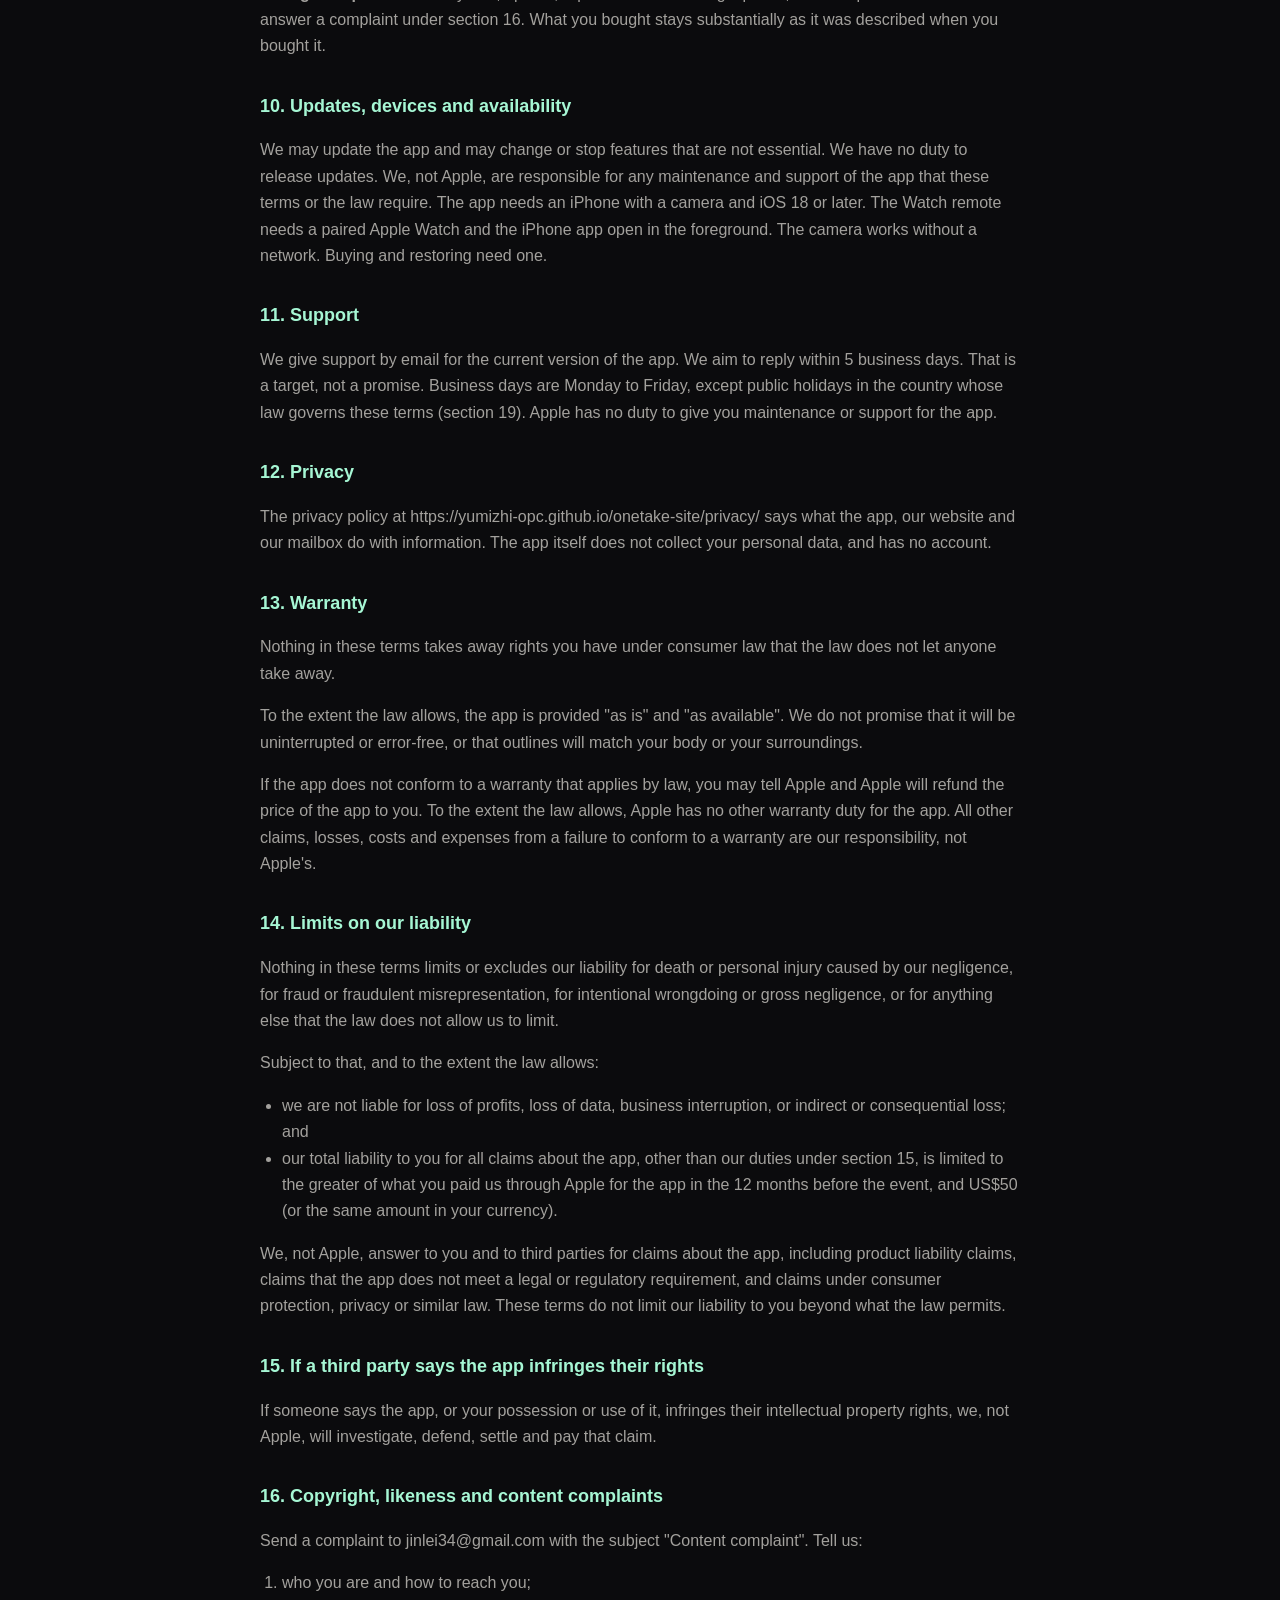
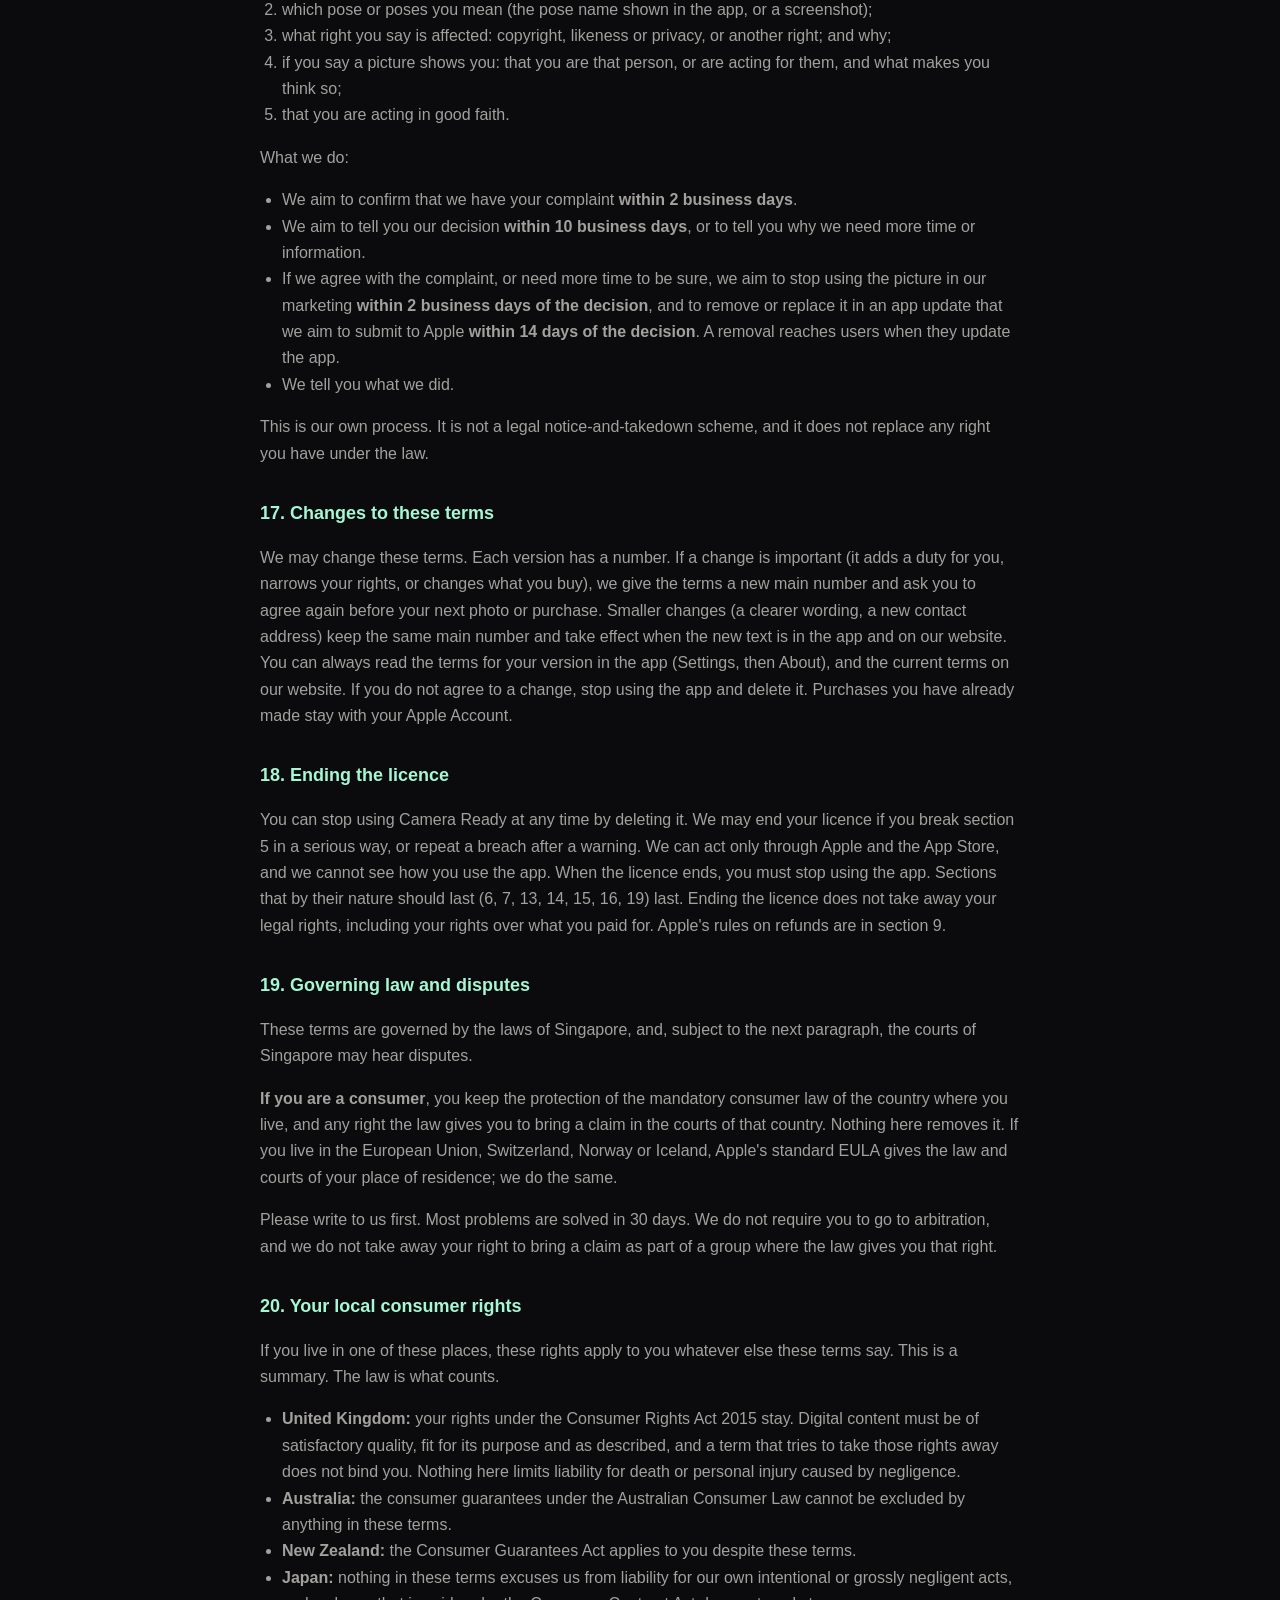
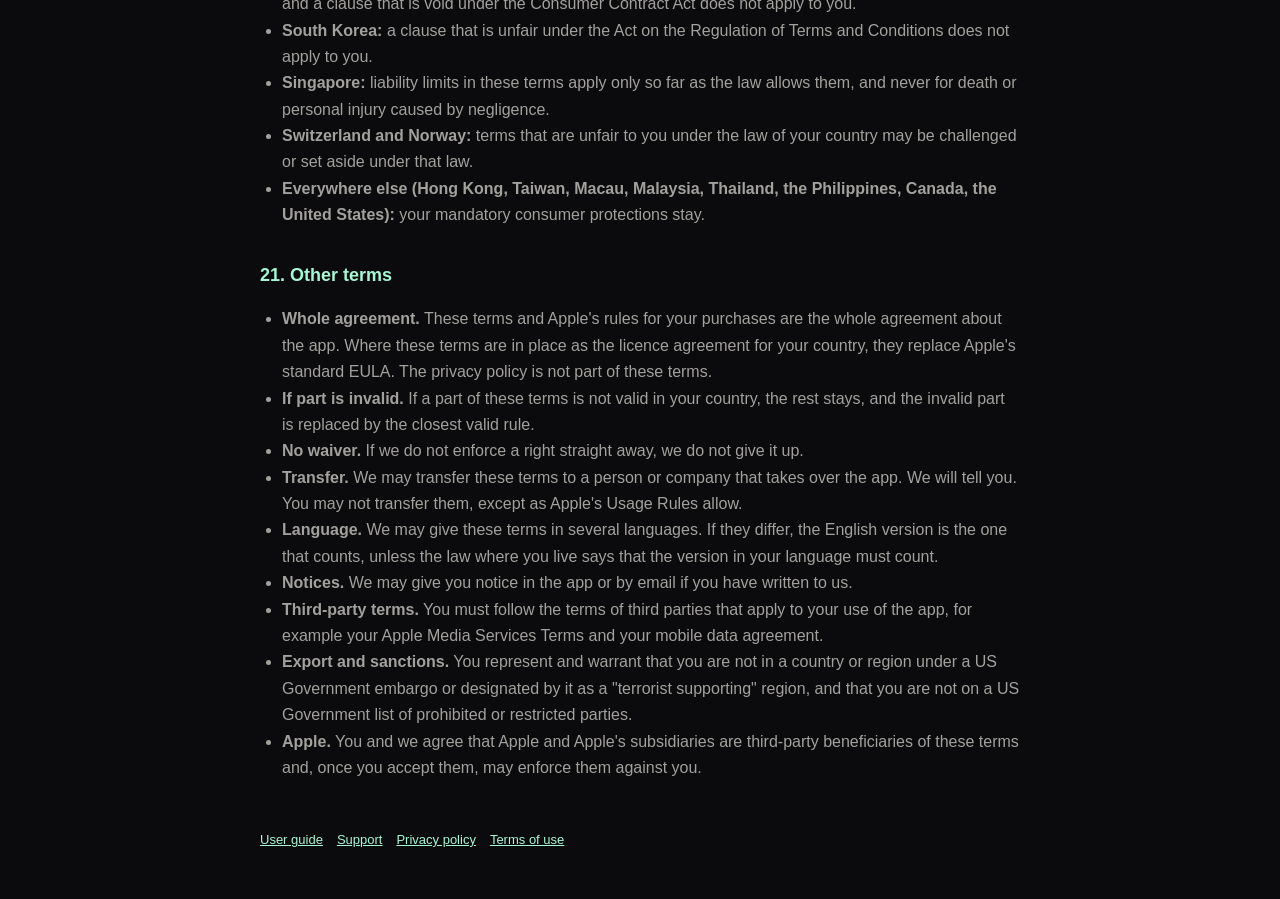
<file: terms/index.html>
<!doctype html>
<html lang="en"><head><meta charset="utf-8"><meta name="viewport" content="width=device-width,initial-scale=1">
<title>Terms of Use | Camera Ready</title>
<meta name="description" content="The terms for using Camera Ready, the pose-outline camera for iPhone.">
<link rel="stylesheet" href="../assets/legal.css">
</head><body><div class="wrap"><a class="back" href="../">← Camera Ready</a>
<h1>Camera Ready: Terms of Use</h1>
<p><strong>Version 1.0 · effective 24 November 2026</strong></p>
<h2>1. Who we are</h2>
<p>Camera Ready is a pose camera for iPhone, with an Apple Watch remote. In these terms "we" and "us" mean Yang Jinlei, an individual developer (not a company), of 3 Prome Road, Singapore 328311, telephone +65 89659241, email jinlei34@gmail.com. You can ask us questions, make complaints or bring claims about the app at this address and email.</p>
<p>"You" means the person using the app. "The app" means Camera Ready for iPhone and its Apple Watch companion. "The pose library" means all pose pictures, outlines, names, categories and the way we arrange them, as shown in the app.</p>
<p>These terms are an agreement between you and us only. They are not an agreement with Apple. We, not Apple, are responsible for the app and its content.</p>
<h2>2. Accepting these terms</h2>
<p>By downloading or using Camera Ready you agree to these terms. A link to them is on Camera Ready's App Store page, and the full text is always in the app (Settings, then About). We ask you to confirm by tapping "Agree" the first time you try to take a photo, to buy something or to redeem a code, and again if we ask you after an important change (section 17). If you do not agree, tap "Not now": you can still browse the poses, but you cannot take photos, buy or redeem a code in the app until you agree. You can delete the app at any time.</p>
<p>If you try to buy something before you have agreed, we show you these terms first, and you need to tap "Agree" before you can buy.</p>
<h2>3. Who can use Camera Ready</h2>
<p>Camera Ready is made for a general audience. Apple sets its own age limit for an Apple Account (13, or the minimum age in your country), and lets a parent or guardian create an account for a younger person. We follow Apple's rules. We cannot check anyone's age.</p>
<h2>4. Your licence</h2>
<p>We give you a personal, non-exclusive, non-transferable licence to use the app on Apple devices that you own or control, as Apple's Usage Rules allow. Other accounts linked to yours through Family Sharing or volume purchasing may also get and use the app. In-app purchases are not shared through Family Sharing. We keep all rights we do not give you.</p>
<h2>5. What you may not do</h2>
<p>You may not:</p>
<ul>
<li>copy, scrape, extract, download in bulk, or redistribute the pose library, or any pose picture or outline in it, in any way, including by reading the app's files, except for the screenshots and recordings allowed below;</li>
<li>sell, rent, lend, sub-license or publish the pose library or any part of it;</li>
<li>use the pose library, or anything taken from it, to build, train, test or improve another app, dataset, model or service, or to make a competing pose set;</li>
<li>reverse engineer, decompile or modify the app, or try to get its source code, except where the law says you may not be stopped;</li>
<li>get around the way the app unlocks paid poses, or share your purchases in a way Apple does not allow;</li>
<li>remove or hide our name, notices or marks;</li>
<li>use the app to break the law, to follow, watch or harass anyone, or to take photos of people in a way that breaks section 8.</li>
</ul>
<p>You may show screenshots and short recordings of the app to review it, report on it or tell others about it, if you say they are of Camera Ready and you do not present the pose library as your own.</p>
<h2>6. What is ours, and what the pose pictures are</h2>
<p>The app, the pose library, the outlines, the names, the logo and the design belong to us or to those who license them to us. These terms give you no ownership of any of them.</p>
<p><strong>We do not rely on copyright alone.</strong> We also rely on these terms, on rights in a collection of content, on our name and marks, and on laws against unfair copying, where they exist. These limits are in addition to any rights the law gives us. <strong>You agree to the limits in section 5 whether or not the law gives us copyright in a particular picture or outline.</strong></p>
<p><strong>The pose pictures are AI-generated images.</strong> They are not meant to show any real person. If you think a picture shows you or someone you know, tell us (section 16).</p>
<p>Poses are suggestions. A pose may change how a photo looks. It does not change your body, and we do not promise how you will look.</p>
<h2>7. Your photos</h2>
<p>The photos you take with Camera Ready are yours. We do not receive them. The app does not send them to us or to any server. We do not claim any right in them and you give us no licence to them.</p>
<p>The app saves each shot to your iPhone's photo library (add-only, so the app cannot read your other photos) and to the app's own gallery on your iPhone. Your phone's own settings, such as iCloud Photos or a device backup, may copy your photos elsewhere. Sharing a photo from the app is your choice. Deleting a photo from the app's gallery does not delete it from your photo library.</p>
<h2>8. Your photo sessions: your responsibility</h2>
<p>You choose where, when and of whom you take a photo. You are responsible for it. In particular:</p>
<ul>
<li><strong>Safety.</strong> The outline sits over your camera view and can distract you. Look where you are going. Do not pose near roads, rail tracks, water, edges, crowds, machinery or any place that is unsafe. Do not walk backwards while looking at the screen.</li>
<li><strong>Other people.</strong> Ask before you photograph someone, and ask a parent or guardian before you photograph a child. Some places and countries limit photographing people, private places, government or religious sites, even in public. Check the rules where you are.</li>
<li><strong>Sharing.</strong> The law may limit what you may publish or share, for example photos of other people or of private places. That is your responsibility.</li>
<li><strong>Fitness.</strong> Do not hold a pose that hurts. Stop if you feel pain.</li>
</ul>
<h2>9. Buying poses</h2>
<p>Camera Ready has free Starter poses. Premium poses need a subscription or Camera Ready Pro. You can buy them inside the app:</p>
<ul>
<li><strong>Camera Ready Pro</strong>, a one-time purchase that unlocks every Premium pose; and</li>
<li><strong>Camera Ready Premium Monthly</strong>, a subscription that renews every month until you cancel.</li>
</ul>
<p>Camera Ready Pro does not renew. The subscription renews until you cancel it (see below). Prices are shown in the app, in your currency, before you pay. Apple charges your Apple Account the price and any taxes that apply.</p>
<p><strong>Apple sells and charges.</strong> You pay through your Apple Account. Apple's Media Services Terms govern the payment, taxes, refunds and any right to cancel you may have. In some countries Apple is the seller of record for the licence; in others Apple acts as our agent. Apple's pages explain this. Apple takes the payment, so Apple handles requests to refund the price: use reportaproblem.apple.com. This does not limit any remedy the law gives you against us. If the app does not work as these terms say, you may also tell Apple, and Apple may refund the price.</p>
<p><strong>What Pro includes.</strong> Pro unlocks every Premium pose in the app, including any we add in the future. A "Premium pose" is a pose that the app marks as needing a subscription or Pro. Starter poses are free, and which poses are Starter poses may change between versions. Pro does not include anything that is not a Premium pose, such as new features, other apps, or other products we may sell. New poses come only in app updates, so you see them after you update the app.</p>
<p><strong>What we do not promise.</strong> We do not promise to add any new pose, in any number or on any schedule. We do not promise updates, fixes or support. We may stop adding poses, and we may stop actively maintaining Camera Ready, at any time. If we decide that we can no longer keep Camera Ready working on current versions of iOS, we will first stop selling the subscription, as described below. You are buying the Premium poses that are in the app, and any we choose to add. You are not buying a promise of future updates.</p>
<p><strong>If we stop adding poses or stop maintaining the app.</strong> You keep what you bought. It keeps working in the version you have installed for as long as your iPhone, its iOS version and Apple's services allow. Apple handles refund requests (see above), and your rights under the law stay.</p>
<p><strong>Things outside our control.</strong> Apple, or changes to iOS or the App Store, may change how purchases, restore or the app work. We cannot promise that restore will always work. Your rights under the law stay.</p>
<p><strong>Camera Ready Premium Monthly (the subscription).</strong> Camera Ready Premium Monthly unlocks every Premium pose for as long as the subscription is active. It renews every month at the price shown in the app until you cancel. If we offer a free trial or an offer code, Apple's purchase screen shows how long it lasts and the price that follows.</p>
<p><strong>Billing and renewal.</strong> Apple charges your Apple Account when you subscribe and at each renewal, no more than 24 hours before the new period starts. If a payment fails, Apple's rules decide whether it is tried again and whether the subscription ends.</p>
<p><strong>Cancelling.</strong> You can cancel at any time in the Subscriptions section of your Apple Account settings, on your iPhone or on the web. To avoid the next charge, cancel before the renewal date; we suggest at least 24 hours before, because Apple may charge up to 24 hours before the new period starts. You cancel in your Apple Account settings, not by deleting the app. Buying Camera Ready Pro does not cancel a subscription either.</p>
<p><strong>Price changes.</strong> We may change the price of the subscription. Apple tells you before a higher price applies and, where Apple or the law requires it, asks you to agree. If you do not agree, the subscription does not renew at the new price.</p>
<p><strong>Refunds.</strong> Apple takes the payment and handles refund requests (reportaproblem.apple.com). This does not limit any remedy the law gives you against us.</p>
<p><strong>When the subscription ends.</strong> When a subscription ends or you cancel it, you lose access to what needs the subscription once the period you paid for is over, or earlier if Apple refunds it. Your photos stay yours. The poses that are free Starter poses at that time, and anything you bought as Camera Ready Pro, stay available.</p>
<p><strong>If we stop selling the subscription.</strong> We may stop selling the subscription at any time. When we do, there are no new sign-ups and no further renewals, and you keep access to the end of the period you have already paid for. We will end it following Apple's rules for ending a subscription, including telling you beforehand on our website and, where we can, in the app.</p>
<p><strong>Restore.</strong> If you reinstall the app or use a new iPhone, use "Restore Purchases" in Settings or on the purchase screen. Your purchases and subscription belong to your Apple Account. They are not transferable.</p>
<p><strong>Offer codes.</strong> You can redeem an offer code through the redeem button, which opens Apple's own screen. Apple's rules for codes apply.</p>
<p><strong>Share poses (optional).</strong> A small set of poses (about five in each category, marked in the pose list) can be opened without paying, by sharing Camera Ready once from the share sheet on your iPhone. This is optional, and nothing else in the app depends on it. Poses opened this way are remembered only on your iPhone, in the app's own storage. They are lost if you delete or reinstall the app, and they are not tied to your Apple Account. Subscribers and Camera Ready Pro owners have these poses without sharing. We do not collect anything about whether, how or with whom you share. We may change which poses can be opened this way, or stop offering it; these poses then need a subscription or Camera Ready Pro.</p>
<p><strong>Changes to poses.</strong> We may add, update, replace or remove single poses, for example to fix an error or to answer a complaint under section 16. What you bought stays substantially as it was described when you bought it.</p>
<h2>10. Updates, devices and availability</h2>
<p>We may update the app and may change or stop features that are not essential. We have no duty to release updates. We, not Apple, are responsible for any maintenance and support of the app that these terms or the law require. The app needs an iPhone with a camera and iOS 18 or later. The Watch remote needs a paired Apple Watch and the iPhone app open in the foreground. The camera works without a network. Buying and restoring need one.</p>
<h2>11. Support</h2>
<p>We give support by email for the current version of the app. We aim to reply within 5 business days. That is a target, not a promise. Business days are Monday to Friday, except public holidays in the country whose law governs these terms (section 19). Apple has no duty to give you maintenance or support for the app.</p>
<h2>12. Privacy</h2>
<p>The privacy policy at https://yumizhi-opc.github.io/onetake-site/privacy/ says what the app, our website and our mailbox do with information. The app itself does not collect your personal data, and has no account.</p>
<h2>13. Warranty</h2>
<p>Nothing in these terms takes away rights you have under consumer law that the law does not let anyone take away.</p>
<p>To the extent the law allows, the app is provided "as is" and "as available". We do not promise that it will be uninterrupted or error-free, or that outlines will match your body or your surroundings.</p>
<p>If the app does not conform to a warranty that applies by law, you may tell Apple and Apple will refund the price of the app to you. To the extent the law allows, Apple has no other warranty duty for the app. All other claims, losses, costs and expenses from a failure to conform to a warranty are our responsibility, not Apple's.</p>
<h2>14. Limits on our liability</h2>
<p>Nothing in these terms limits or excludes our liability for death or personal injury caused by our negligence, for fraud or fraudulent misrepresentation, for intentional wrongdoing or gross negligence, or for anything else that the law does not allow us to limit.</p>
<p>Subject to that, and to the extent the law allows:</p>
<ul>
<li>we are not liable for loss of profits, loss of data, business interruption, or indirect or consequential loss; and</li>
<li>our total liability to you for all claims about the app, other than our duties under section 15, is limited to the greater of what you paid us through Apple for the app in the 12 months before the event, and US$50 (or the same amount in your currency).</li>
</ul>
<p>We, not Apple, answer to you and to third parties for claims about the app, including product liability claims, claims that the app does not meet a legal or regulatory requirement, and claims under consumer protection, privacy or similar law. These terms do not limit our liability to you beyond what the law permits.</p>
<h2>15. If a third party says the app infringes their rights</h2>
<p>If someone says the app, or your possession or use of it, infringes their intellectual property rights, we, not Apple, will investigate, defend, settle and pay that claim.</p>
<h2>16. Copyright, likeness and content complaints</h2>
<p>Send a complaint to jinlei34@gmail.com with the subject "Content complaint". Tell us:</p>
<ol>
<li>who you are and how to reach you;</li>
<li>which pose or poses you mean (the pose name shown in the app, or a screenshot);</li>
<li>what right you say is affected: copyright, likeness or privacy, or another right; and why;</li>
<li>if you say a picture shows you: that you are that person, or are acting for them, and what makes you think so;</li>
<li>that you are acting in good faith.</li>
</ol>
<p>What we do:</p>
<ul>
<li>We aim to confirm that we have your complaint <strong>within 2 business days</strong>.</li>
<li>We aim to tell you our decision <strong>within 10 business days</strong>, or to tell you why we need more time or information.</li>
<li>If we agree with the complaint, or need more time to be sure, we aim to stop using the picture in our marketing <strong>within 2 business days of the decision</strong>, and to remove or replace it in an app update that we aim to submit to Apple <strong>within 14 days of the decision</strong>. A removal reaches users when they update the app.</li>
<li>We tell you what we did.</li>
</ul>
<p>This is our own process. It is not a legal notice-and-takedown scheme, and it does not replace any right you have under the law.</p>
<h2>17. Changes to these terms</h2>
<p>We may change these terms. Each version has a number. If a change is important (it adds a duty for you, narrows your rights, or changes what you buy), we give the terms a new main number and ask you to agree again before your next photo or purchase. Smaller changes (a clearer wording, a new contact address) keep the same main number and take effect when the new text is in the app and on our website. You can always read the terms for your version in the app (Settings, then About), and the current terms on our website. If you do not agree to a change, stop using the app and delete it. Purchases you have already made stay with your Apple Account.</p>
<h2>18. Ending the licence</h2>
<p>You can stop using Camera Ready at any time by deleting it. We may end your licence if you break section 5 in a serious way, or repeat a breach after a warning. We can act only through Apple and the App Store, and we cannot see how you use the app. When the licence ends, you must stop using the app. Sections that by their nature should last (6, 7, 13, 14, 15, 16, 19) last. Ending the licence does not take away your legal rights, including your rights over what you paid for. Apple's rules on refunds are in section 9.</p>
<h2>19. Governing law and disputes</h2>
<p>These terms are governed by the laws of Singapore, and, subject to the next paragraph, the courts of Singapore may hear disputes.</p>
<p><strong>If you are a consumer</strong>, you keep the protection of the mandatory consumer law of the country where you live, and any right the law gives you to bring a claim in the courts of that country. Nothing here removes it. If you live in the European Union, Switzerland, Norway or Iceland, Apple's standard EULA gives the law and courts of your place of residence; we do the same.</p>
<p>Please write to us first. Most problems are solved in 30 days. We do not require you to go to arbitration, and we do not take away your right to bring a claim as part of a group where the law gives you that right.</p>
<h2>20. Your local consumer rights</h2>
<p>If you live in one of these places, these rights apply to you whatever else these terms say. This is a summary. The law is what counts.</p>
<ul>
<li><strong>United Kingdom:</strong> your rights under the Consumer Rights Act 2015 stay. Digital content must be of satisfactory quality, fit for its purpose and as described, and a term that tries to take those rights away does not bind you. Nothing here limits liability for death or personal injury caused by negligence.</li>
<li><strong>Australia:</strong> the consumer guarantees under the Australian Consumer Law cannot be excluded by anything in these terms.</li>
<li><strong>New Zealand:</strong> the Consumer Guarantees Act applies to you despite these terms.</li>
<li><strong>Japan:</strong> nothing in these terms excuses us from liability for our own intentional or grossly negligent acts, and a clause that is void under the Consumer Contract Act does not apply to you.</li>
<li><strong>South Korea:</strong> a clause that is unfair under the Act on the Regulation of Terms and Conditions does not apply to you.</li>
<li><strong>Singapore:</strong> liability limits in these terms apply only so far as the law allows them, and never for death or personal injury caused by negligence.</li>
<li><strong>Switzerland and Norway:</strong> terms that are unfair to you under the law of your country may be challenged or set aside under that law.</li>
<li><strong>Everywhere else (Hong Kong, Taiwan, Macau, Malaysia, Thailand, the Philippines, Canada, the United States):</strong> your mandatory consumer protections stay.</li>
</ul>
<h2>21. Other terms</h2>
<ul>
<li><strong>Whole agreement.</strong> These terms and Apple's rules for your purchases are the whole agreement about the app. Where these terms are in place as the licence agreement for your country, they replace Apple's standard EULA. The privacy policy is not part of these terms.</li>
<li><strong>If part is invalid.</strong> If a part of these terms is not valid in your country, the rest stays, and the invalid part is replaced by the closest valid rule.</li>
<li><strong>No waiver.</strong> If we do not enforce a right straight away, we do not give it up.</li>
<li><strong>Transfer.</strong> We may transfer these terms to a person or company that takes over the app. We will tell you. You may not transfer them, except as Apple's Usage Rules allow.</li>
<li><strong>Language.</strong> We may give these terms in several languages. If they differ, the English version is the one that counts, unless the law where you live says that the version in your language must count.</li>
<li><strong>Notices.</strong> We may give you notice in the app or by email if you have written to us.</li>
<li><strong>Third-party terms.</strong> You must follow the terms of third parties that apply to your use of the app, for example your Apple Media Services Terms and your mobile data agreement.</li>
<li><strong>Export and sanctions.</strong> You represent and warrant that you are not in a country or region under a US Government embargo or designated by it as a "terrorist supporting" region, and that you are not on a US Government list of prohibited or restricted parties.</li>
<li><strong>Apple.</strong> You and we agree that Apple and Apple's subsidiaries are third-party beneficiaries of these terms and, once you accept them, may enforce them against you.</li>
</ul>
<footer><a href="../guide/">User guide</a><a href="../support/">Support</a><a href="../privacy/">Privacy policy</a><a href="../terms/">Terms of use</a></footer></div></body></html>
</file>
<file: assets/legal.css>
:root{--bg:#0b0b0d;--line:#26262c;--ink:#f2f1ee;--muted:#a3a19d;--mint:#a6f7d4}
body{margin:0;background:var(--bg);color:var(--ink);font-family:-apple-system,BlinkMacSystemFont,"Segoe UI",sans-serif;line-height:1.65}
.wrap{max-width:760px;margin:0 auto;padding:48px 24px}h1{font-size:36px;letter-spacing:-.03em;margin:0 0 6px}h2{font-size:18px;margin:32px 0 8px;color:var(--mint)}h3{font-size:16px;margin:22px 0 6px;color:var(--mint)}
p,li{color:var(--muted)}a{color:var(--mint)}.back{font-size:13px}table{border-collapse:collapse;width:100%;margin:12px 0}td,th{border:1px solid var(--line);padding:8px;text-align:left;color:var(--muted);font-size:14px;vertical-align:top}ul,ol{padding-left:22px}
footer{margin-top:48px;font-size:13px;color:var(--muted)}footer a{margin-right:14px}
</file>
